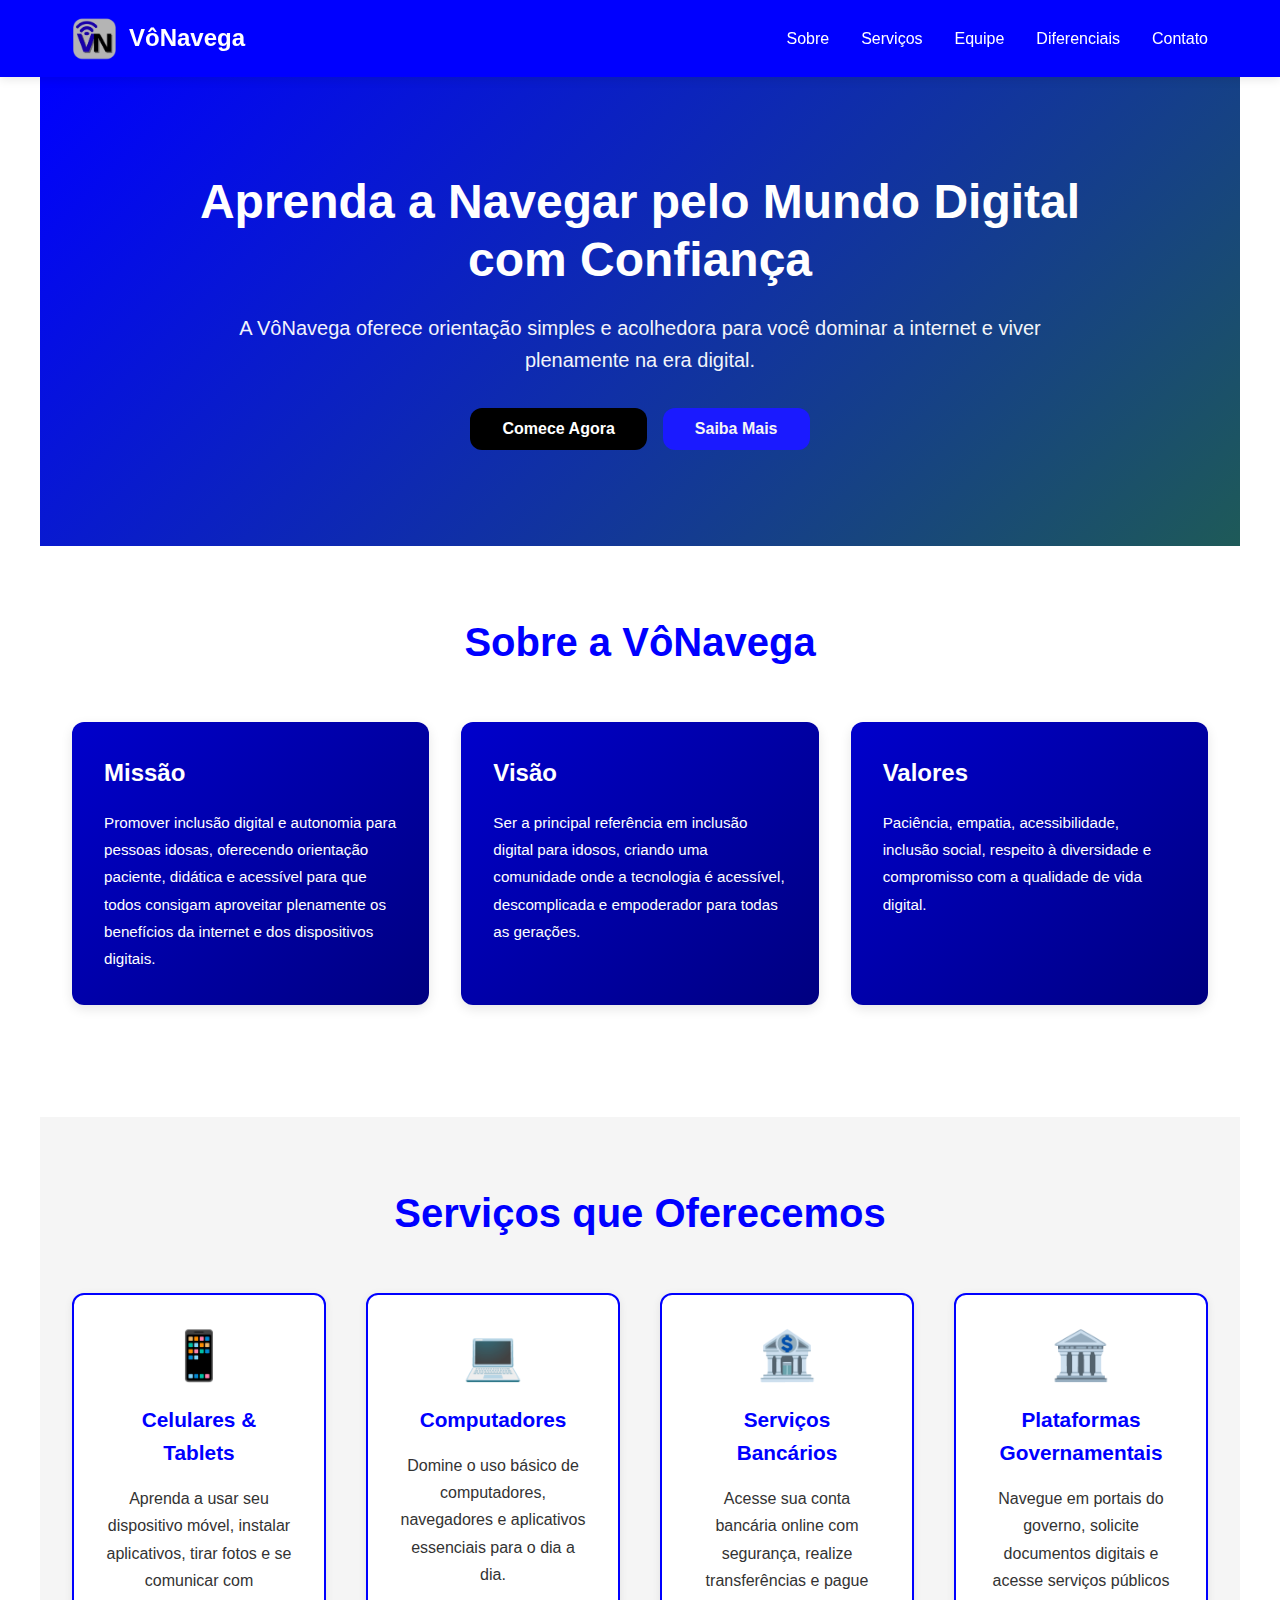
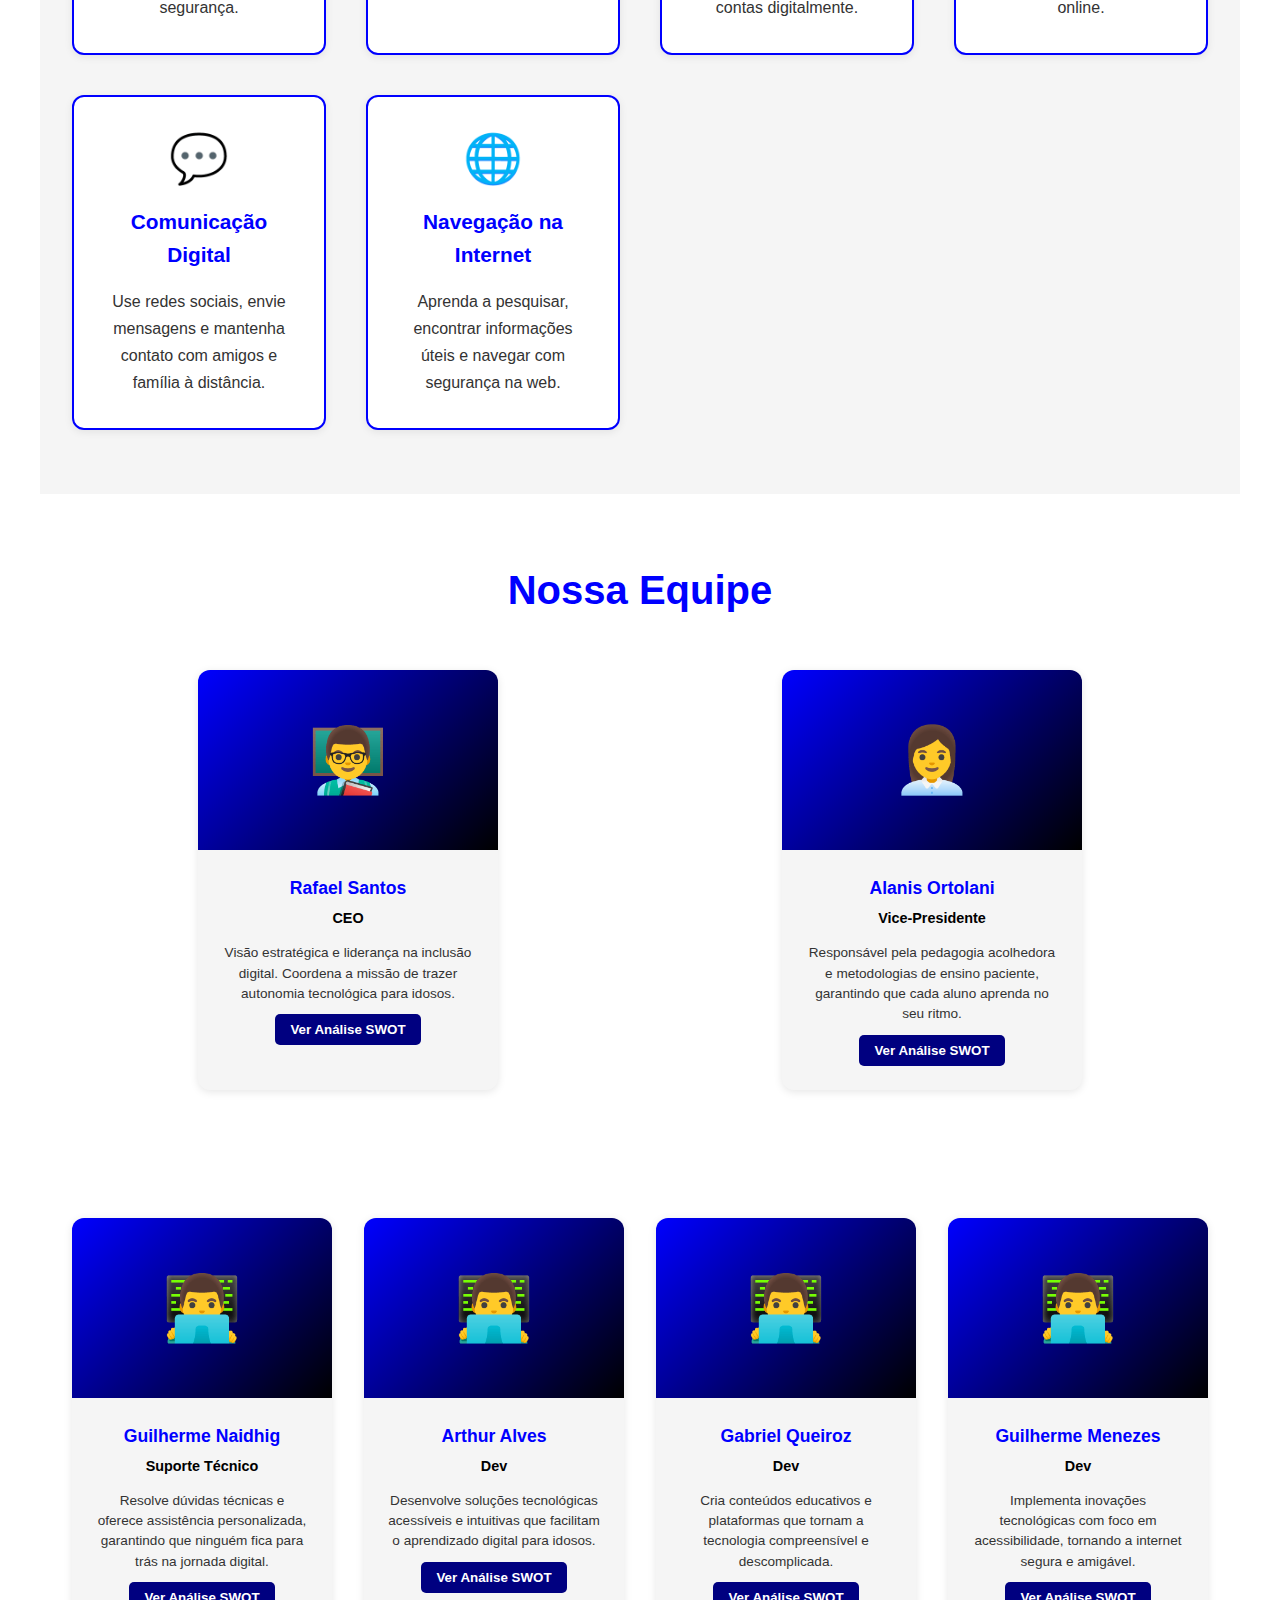
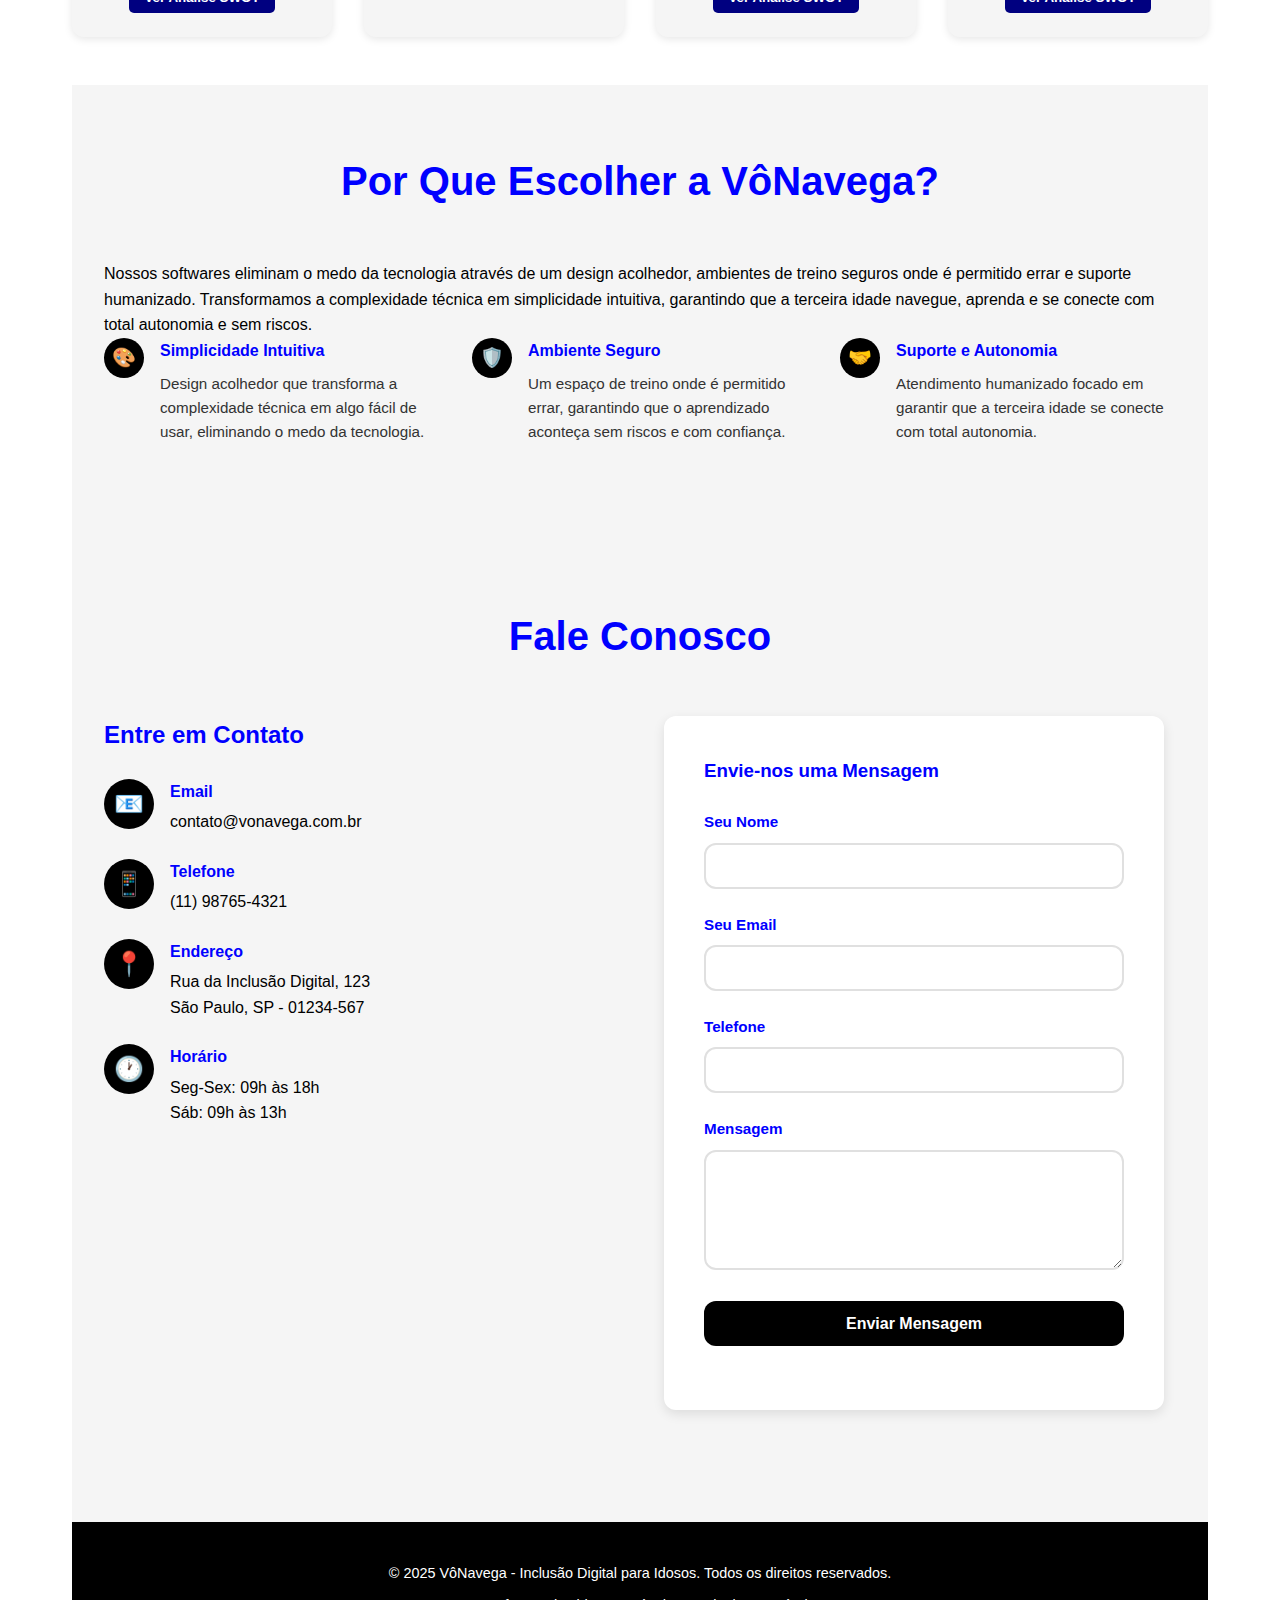
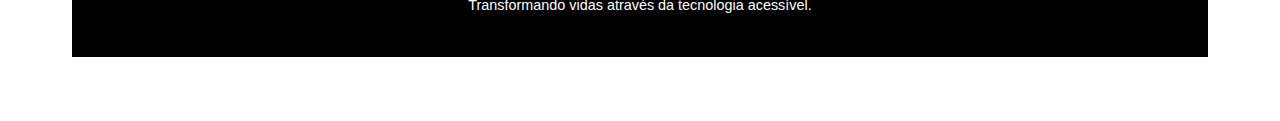
<file: index.html>
<!DOCTYPE html>
<html lang="pt-BR">
<head>
    <meta charset="UTF-8">
    <meta name="viewport" content="width=device-width, initial-scale=1.0">
    <title>VôNavega - Inclusão Digital para Idosos</title>
    <link rel="stylesheet" href="styles/style.css">
    <script src="scripts/script.js" defer></script>
</head>
<body>
    <!-- HEADER -->
    <header>
        <div class="header-container">
            <div class="logo-section">
                <div class="logo"><img src="images/image.png" alt="Logo VôNavega"></div>
                <span>VôNavega</span>
            </div>
            <button class="menu-toggle" id="menuToggle">☰</button>
            <nav id="navMenu">
                <ul>
                    <li><a href="#missao">Sobre</a></li>
                    <li><a href="#servicos">Serviços</a></li>
                    <li><a href="#equipe">Equipe</a></li>
                    <li><a href="#diferenciais">Diferenciais</a></li>
                    <li><a href="#contato">Contato</a></li>
                </ul>
            </nav>
        </div>
    </header>

    <!-- HERO -->
    <section class="hero">
        <div class="hero-content">
            <h1>Aprenda a Navegar pelo Mundo Digital com Confiança</h1>
            <p>A VôNavega oferece orientação simples e acolhedora para você dominar a internet e viver plenamente na era digital.</p>
            <div class="cta-buttons">
                <button class="btn btn-primary" onclick="document.getElementById('contato').scrollIntoView({behavior: 'smooth'})">Comece Agora</button>
                <button class="btn btn-secondary" onclick="document.getElementById('missao').scrollIntoView({behavior: 'smooth'})">Saiba Mais</button>
            </div>
        </div>
    </section>

    <!-- MISSÃO, VISÃO E VALORES -->
    <section id="missao">
        <h2 class="section-title">Sobre a VôNavega</h2>
        <div class="mvv-container">
            <div class="mvv-card fade-in">
                <h3>Missão</h3>
                <p>Promover inclusão digital e autonomia para pessoas idosas, oferecendo orientação paciente, didática e acessível para que todos consigam aproveitar plenamente os benefícios da internet e dos dispositivos digitais.</p>
            </div>
            <div class="mvv-card fade-in" style="animation-delay: 0.1s;">
                <h3>Visão</h3>
                <p>Ser a principal referência em inclusão digital para idosos, criando uma comunidade onde a tecnologia é acessível, descomplicada e empoderador para todas as gerações.</p>
            </div>
            <div class="mvv-card fade-in" style="animation-delay: 0.2s;">
                <h3>Valores</h3>
                <p>Paciência, empatia, acessibilidade, inclusão social, respeito à diversidade e compromisso com a qualidade de vida digital.</p>
            </div>
        </div>
    </section>

    <!-- SERVIÇOS -->
    <section id="servicos" style="background-color: var(--neutral-light);">
        <h2 class="section-title">Serviços que Oferecemos</h2>
        <div class="services-grid">
            <div class="service-card fade-in">
                <div class="service-icon">📱</div>
                <h3>Celulares & Tablets</h3>
                <p>Aprenda a usar seu dispositivo móvel, instalar aplicativos, tirar fotos e se comunicar com segurança.</p>
            </div>
            <div class="service-card fade-in" style="animation-delay: 0.1s;">
                <div class="service-icon">💻</div>
                <h3>Computadores</h3>
                <p>Domine o uso básico de computadores, navegadores e aplicativos essenciais para o dia a dia.</p>
            </div>
            <div class="service-card fade-in" style="animation-delay: 0.2s;">
                <div class="service-icon">🏦</div>
                <h3>Serviços Bancários</h3>
                <p>Acesse sua conta bancária online com segurança, realize transferências e pague contas digitalmente.</p>
            </div>
            <div class="service-card fade-in" style="animation-delay: 0.3s;">
                <div class="service-icon">🏛️</div>
                <h3>Plataformas Governamentais</h3>
                <p>Navegue em portais do governo, solicite documentos digitais e acesse serviços públicos online.</p>
            </div>
            <div class="service-card fade-in" style="animation-delay: 0.4s;">
                <div class="service-icon">💬</div>
                <h3>Comunicação Digital</h3>
                <p>Use redes sociais, envie mensagens e mantenha contato com amigos e família à distância.</p>
            </div>
            <div class="service-card fade-in" style="animation-delay: 0.5s;">
                <div class="service-icon">🌐</div>
                <h3>Navegação na Internet</h3>
                <p>Aprenda a pesquisar, encontrar informações úteis e navegar com segurança na web.</p>
            </div>
        </div>
    </section>

    <!-- EQUIPE -->

        <section id="equipe">
                    <h2 class="section-title">Nossa Equipe</h2>
            <div class="team-grid">
        <div class="team-member fade-in">
            <div class="member-avatar">👨‍🏫</div>
            <div class="member-info">
                <h3>Rafael Santos</h3>
                <div class="member-role">CEO</div>
                <p>Visão estratégica e liderança na inclusão digital. Coordena a missão de trazer autonomia tecnológica para idosos.</p>

                <button class="btn-swot">Ver Análise SWOT</button>
    
                <div class="swot-container">
                    <ul class="swot-list">
                        <li class="swot-s"><strong>Forças:</strong> Visão estratégica, boa comunicação.</li>
                        <li class="swot-w"><strong>Fraquezas:</strong> Centralizador, perfeccionismo.</li>
                        <li class="swot-o"><strong>Oportunidades:</strong> Cursos de gestão ágil.</li>
                        <li class="swot-t"><strong>Ameaças:</strong> Mudanças rápidas no mercado.</li>
                    </ul>
                </div>
            </div>
        </div>

        <div class="team-member fade-in">
            <div class="member-avatar">👩‍💼</div>
            <div class="member-info">
                <h3>Alanis Ortolani</h3>
                <div class="member-role">Vice-Presidente</div>
                <p>Responsável pela pedagogia acolhedora e metodologias de ensino paciente, garantindo que cada aluno aprenda no seu ritmo.</p>

                <button class="btn-swot">Ver Análise SWOT</button>
    
                <div class="swot-container">
                    <ul class="swot-list">
                        <li class="swot-s"><strong>Forças:</strong> Didática, clareza e empatia.</li>
                        <li class="swot-w"><strong>Fraquezas:</strong> Aceita mais tarefas do que consegue realizar.</li>
                        <li class="swot-o"><strong>Oportunidades:</strong> Cursos de tecnologia e de arte.</li>
                        <li class="swot-t"><strong>Ameaças:</strong> Mudanças rápidas e repentinas.</li>
                    </ul>
                </div>
            </div>
        </div>
        </section>

        <section id="equipe">
        <div class="team-grid">
            <div class="team-member fade-in" style="animation-delay: 3s;">
                <div class="member-avatar">👨‍💻</div>
                <div class="member-info">
                    <h3>Guilherme Naidhig</h3>
                    <div class="member-role">Suporte Técnico</div>
                    <p>Resolve dúvidas técnicas e oferece assistência personalizada, garantindo que ninguém fica para trás na jornada digital.</p>

                    <button class="btn-swot">Ver Análise SWOT</button>
    
                <div class="swot-container">
                    <ul class="swot-list">
                        <li class="swot-s"><strong>Forças:</strong> Boa comunicação, clareza e empatia.</li>
                        <li class="swot-w"><strong>Fraquezas:</strong> Centralizador.</li>
                        <li class="swot-o"><strong>Oportunidades:</strong> Linguagens de programação.</li>
                        <li class="swot-t"><strong>Ameaças:</strong> Mudanças rápidas no mercado.</li>
                    </ul>
                </div>
                </div>
            </div>
            <div class="team-member fade-in" style="animation-delay: 3s;">
                <div class="member-avatar">👨‍💻</div>
                <div class="member-info">
                    <h3>Arthur Alves</h3>
                    <div class="member-role">Dev</div>
                    <p>Desenvolve soluções tecnológicas acessíveis e intuitivas que facilitam o aprendizado digital para idosos.</p>

                    <button class="btn-swot">Ver Análise SWOT</button>
    
                <div class="swot-container">
                    <ul class="swot-list">
                        <li class="swot-s"><strong>Forças:</strong> Proatividade, organização.</li>
                        <li class="swot-w"><strong>Fraquezas:</strong> Perfeccionismo, mudança de ambiente.</li>
                        <li class="swot-o"><strong>Oportunidades:</strong> Segurança de dados.</li>
                        <li class="swot-t"><strong>Ameaças:</strong> Mudanças rápidas no mercado.</li>
                    </ul>
                </div>
                </div>
            </div>
            <div class="team-member fade-in" style="animation-delay: 3s;">
                <div class="member-avatar">👨‍💻</div>
                <div class="member-info">
                    <h3>Gabriel Queiroz</h3>
                    <div class="member-role">Dev</div>
                    <p>Cria conteúdos educativos e plataformas que tornam a tecnologia compreensível e descomplicada.</p>

                    <button class="btn-swot">Ver Análise SWOT</button>
    
                <div class="swot-container">
                    <ul class="swot-list">
                        <li class="swot-s"><strong>Forças:</strong> Resolução de problemas, trabalho em equipe.</li>
                        <li class="swot-w"><strong>Fraquezas:</strong> Dificuldade de organizar ideias.</li>
                        <li class="swot-o"><strong>Oportunidades:</strong> Algoritmos e estruturas de dados.</li>
                        <li class="swot-t"><strong>Ameaças:</strong> Mudanças rápidas no mercado.</li>
                    </ul>
                </div>
                </div>
            </div>
            <div class="team-member fade-in" style="animation-delay: 3s;">
                <div class="member-avatar">👨‍💻</div>
                <div class="member-info">
                    <h3>Guilherme Menezes</h3>
                    <div class="member-role">Dev</div>
                    <p>Implementa inovações tecnológicas com foco em acessibilidade, tornando a internet segura e amigável.</p>

                    <button class="btn-swot">Ver Análise SWOT</button>
    
                <div class="swot-container">
                    <ul class="swot-list">
                        <li class="swot-s"><strong>Forças:</strong> Pensamento rápido e resolução de problemas.</li>
                        <li class="swot-w"><strong>Fraquezas:</strong> Centralizador.</li>
                        <li class="swot-o"><strong>Oportunidades:</strong> Design, desenvolvimento web.</li>
                        <li class="swot-t"><strong>Ameaças:</strong> Mudanças rápidas no mercado.</li>
                    </ul>
                </div>
                </div>
            </div>
        </div>

        <style>
    .btn-swot {
        background-color: #000080;
        color: white;
        border: none;
        padding: 8px 15px;
        border-radius: 5px;
        cursor: pointer;
        font-weight: bold;
        margin-top: 10px;
    }
    .swot-container {
        display: none;
        text-align: left; /* Importante para corrigir seu print */
        background-color: #f4f4f9;
        padding: 10px;
        margin-top: 10px;
        border-radius: 5px;
    }
    .swot-container.ativo {
        display: block;
    }
    .swot-list li {
        margin-bottom: 5px;
        list-style: none; /* Remove as bolinhas pretas */
    }
</style>


    <!-- DIFERENCIAIS -->
   <section id="diferenciais" style="background-color: var(--neutral-light); margin-top: 3rem;">
        <h2 class="section-title">Por Que Escolher a VôNavega?</h2>

        <div class="diferenciais-intro">
            <p>
                Nossos softwares eliminam o medo da tecnologia através de um design acolhedor, 
                ambientes de treino seguros onde é permitido errar e suporte humanizado. 
                Transformamos a complexidade técnica em simplicidade intuitiva, garantindo que a 
                terceira idade navegue, aprenda e se conecte com total autonomia e sem riscos.
            </p>
        </div>

        <div class="diferenciais-list">
            
            <div class="diferencial-item fade-in">
                <div class="diferencial-icon">🎨</div>
                <div>
                    <h4>Simplicidade Intuitiva</h4>
                    <p>Design acolhedor que transforma a complexidade técnica em algo fácil de usar, eliminando o medo da tecnologia.</p>
                </div>
            </div>

            <div class="diferencial-item fade-in" style="animation-delay: 0.2s;">
                <div class="diferencial-icon">🛡️</div>
                <div>
                    <h4>Ambiente Seguro</h4>
                    <p>Um espaço de treino onde é permitido errar, garantindo que o aprendizado aconteça sem riscos e com confiança.</p>
                </div>
            </div>

            <div class="diferencial-item fade-in" style="animation-delay: 0.4s;">
                <div class="diferencial-icon">🤝</div>
                <div>
                    <h4>Suporte e Autonomia</h4>
                    <p>Atendimento humanizado focado em garantir que a terceira idade se conecte com total autonomia.</p>
                </div>
            </div>

        </div>
    </section>
    
    <!-- CONTATO -->
    <section id="contato" class="contact-section">
        <h2 class="section-title">Fale Conosco</h2>
        <div class="contact-content">
            <div class="contact-info fade-in">
                <h3>Entre em Contato</h3>
                <div class="contact-item">
                    <div class="contact-icon">📧</div>
                    <div class="contact-details">
                        <h4>Email</h4>
                        <a href="mailto:contato@vonavega.com.br">contato@vonavega.com.br</a>
                    </div>
                </div>
                <div class="contact-item">
                    <div class="contact-icon">📱</div>
                    <div class="contact-details">
                        <h4>Telefone</h4>
                        <a href="tel:+5511987654321">(11) 98765-4321</a>
                    </div>
                </div>
                <div class="contact-item">
                    <div class="contact-icon">📍</div>
                    <div class="contact-details">
                        <h4>Endereço</h4>
                        <p>Rua da Inclusão Digital, 123<br>São Paulo, SP - 01234-567</p>
                    </div>
                </div>
                <div class="contact-item">
                    <div class="contact-icon">🕐</div>
                    <div class="contact-details">
                        <h4>Horário</h4>
                        <p>Seg-Sex: 09h às 18h<br>Sáb: 09h às 13h</p>
                    </div>
                </div>
            </div>

            <div class="form-container fade-in" style="animation-delay: 0.2s;">
                <h3 style="color: var(--primary); margin-bottom: 1.5rem;">Envie-nos uma Mensagem</h3>
                <form id="contactForm" onsubmit="handleFormSubmit(event)">
                    <div class="form-group">
                        <label for="name">Seu Nome</label>
                        <input type="text" id="name" name="name" required>
                    </div>
                    <div class="form-group">
                        <label for="email">Seu Email</label>
                        <input type="email" id="email" name="email" required>
                    </div>
                    <div class="form-group">
                        <label for="phone">Telefone</label>
                        <input type="tel" id="phone" name="phone">
                    </div>
                    <div class="form-group">
                        <label for="message">Mensagem</label>
                        <textarea id="message" name="message" required></textarea>
                    </div>
                    <div class="form-group">
                        <button type="submit">Enviar Mensagem</button>
                    </div>
                </form>
            </div>
        </div>
    </section>

    <!-- FOOTER -->
    <footer>
        <p>&copy; 2025 VôNavega - Inclusão Digital para Idosos. Todos os direitos reservados.</p>
        <p>Transformando vidas através da tecnologia acessível.</p>
    </footer>
</body>
</html>
</file>
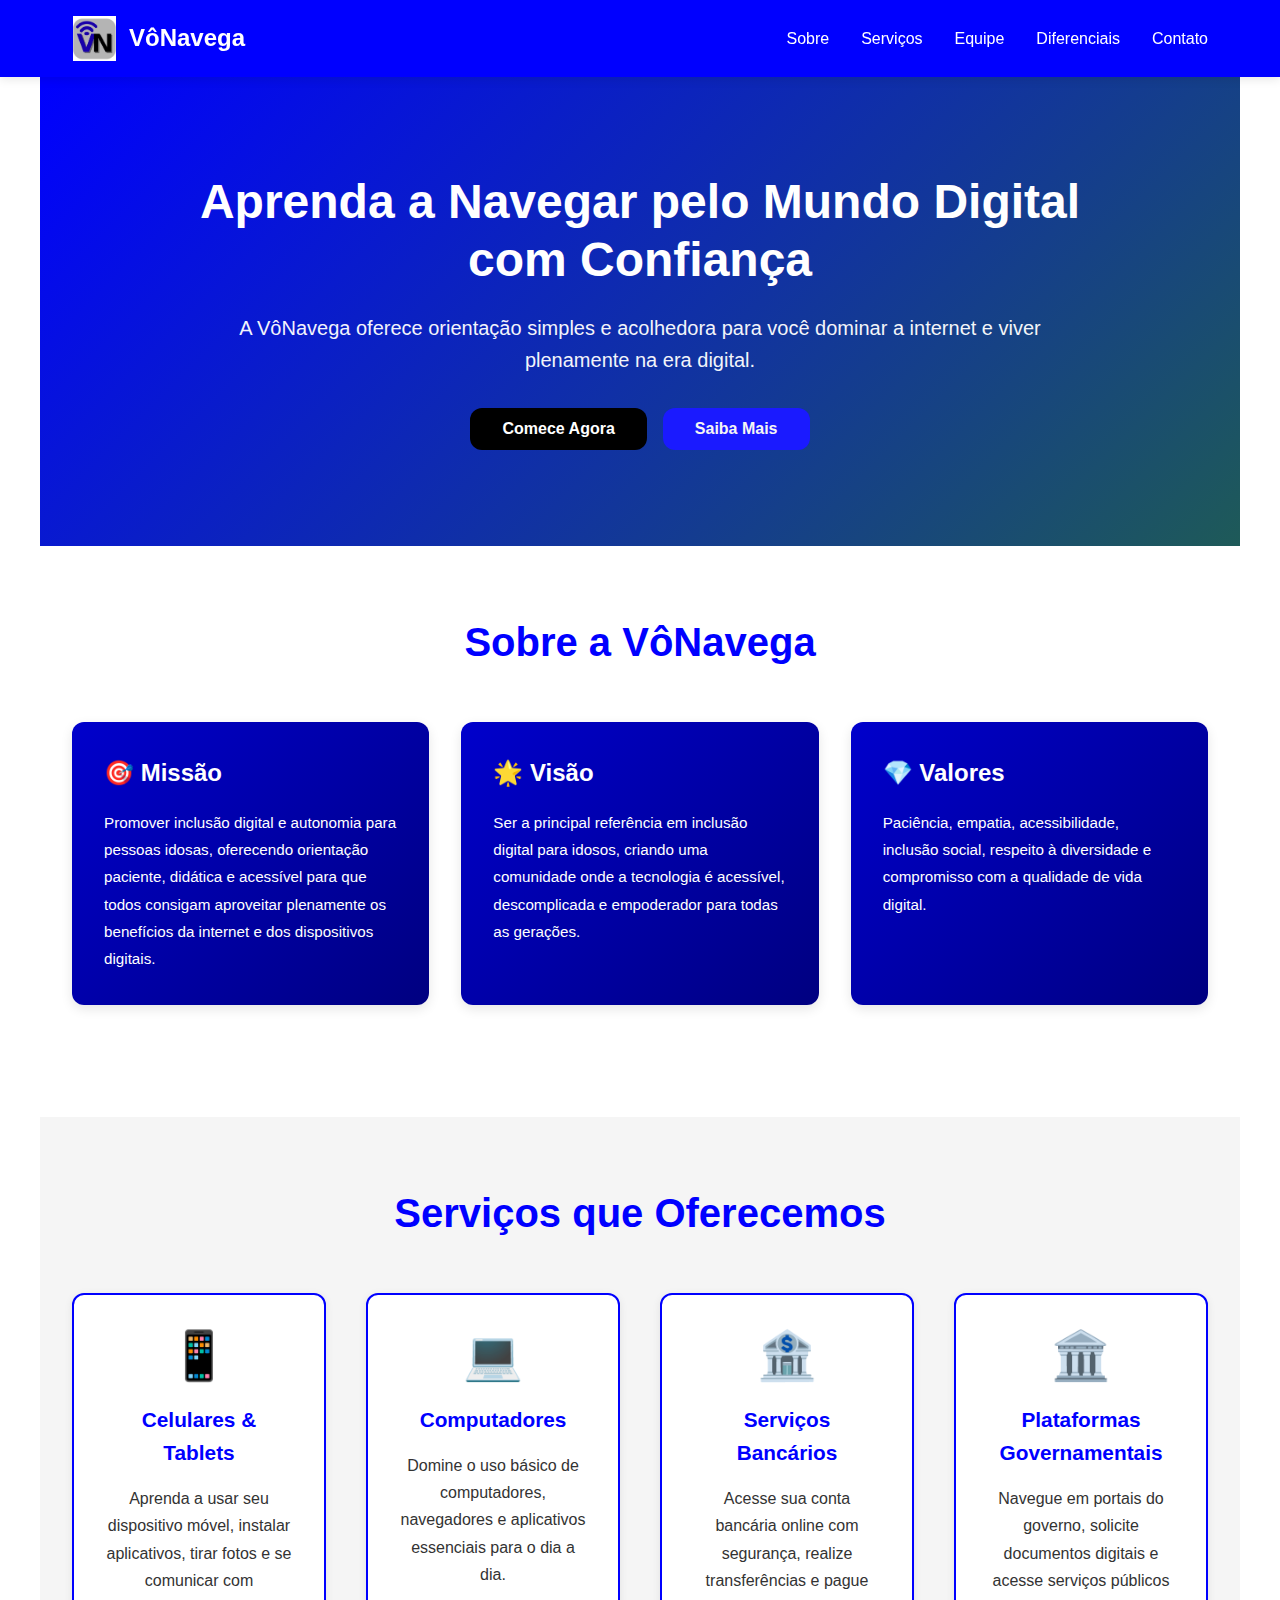
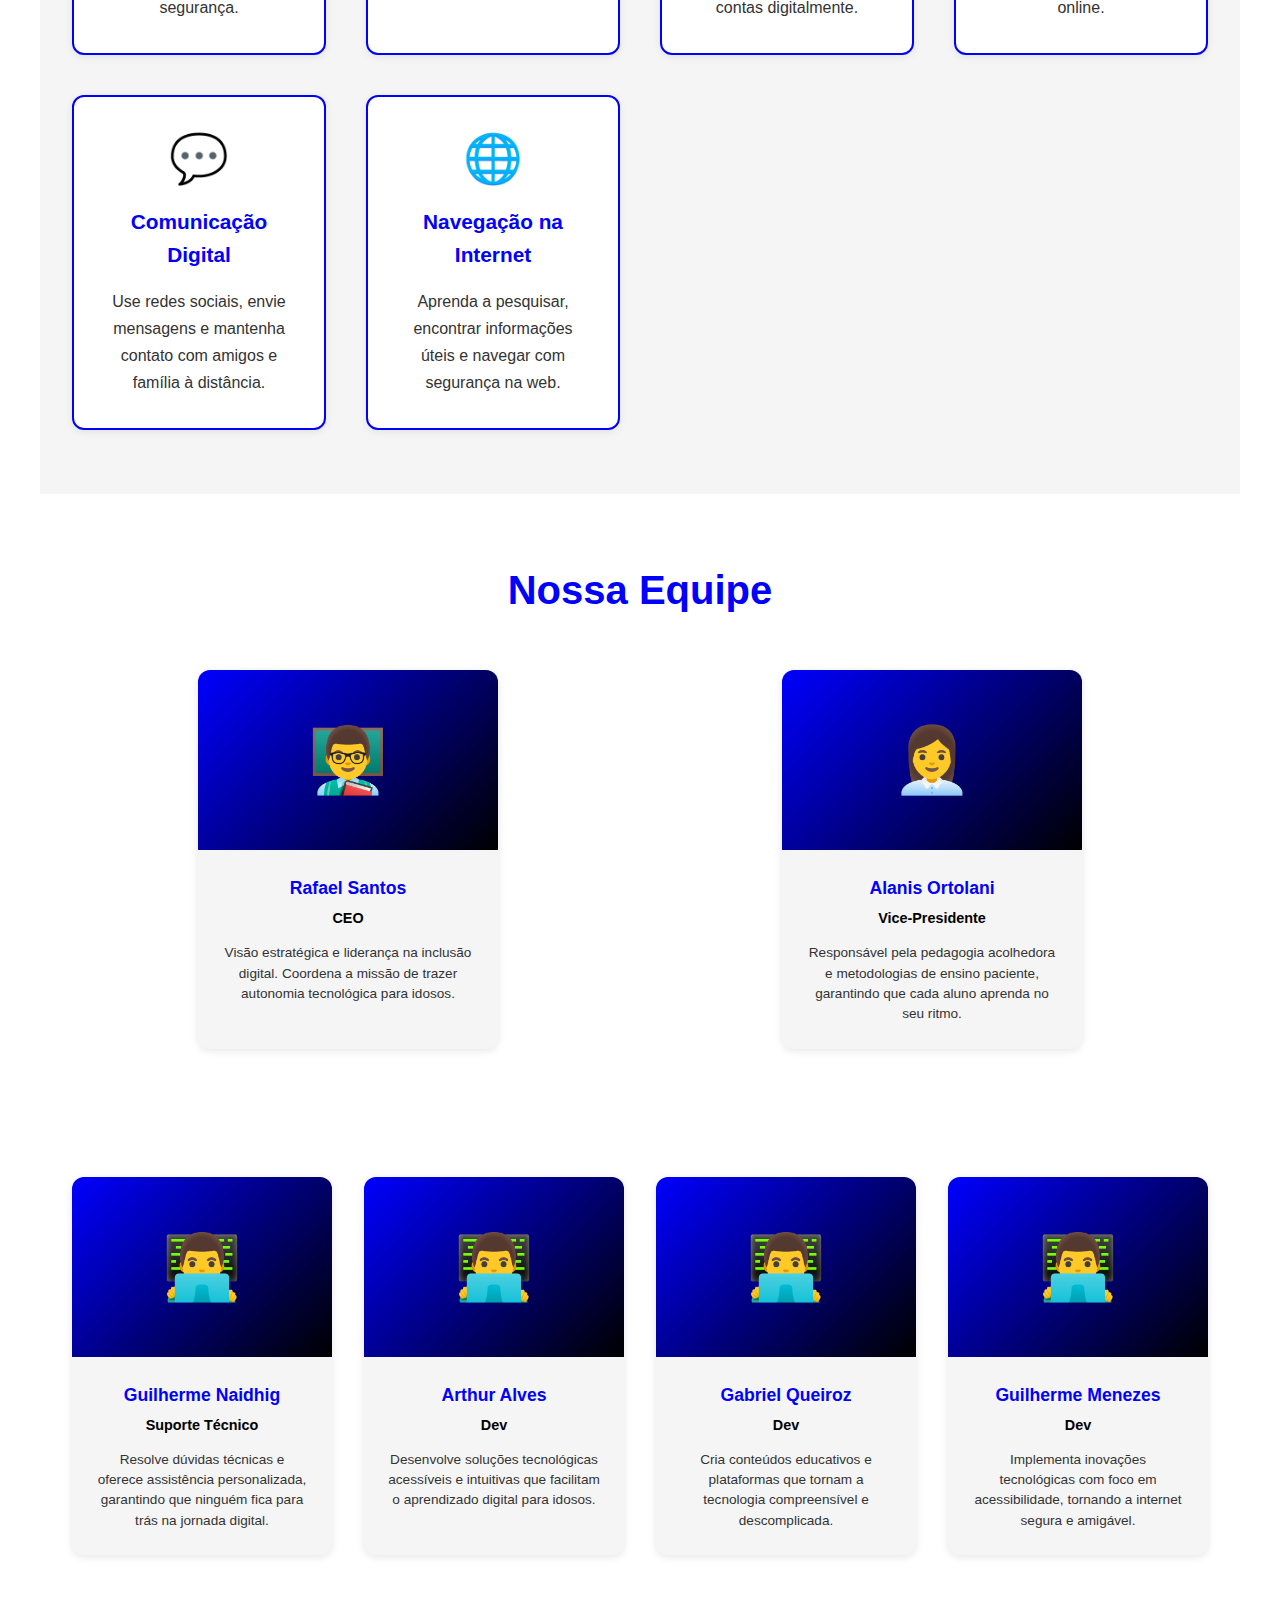
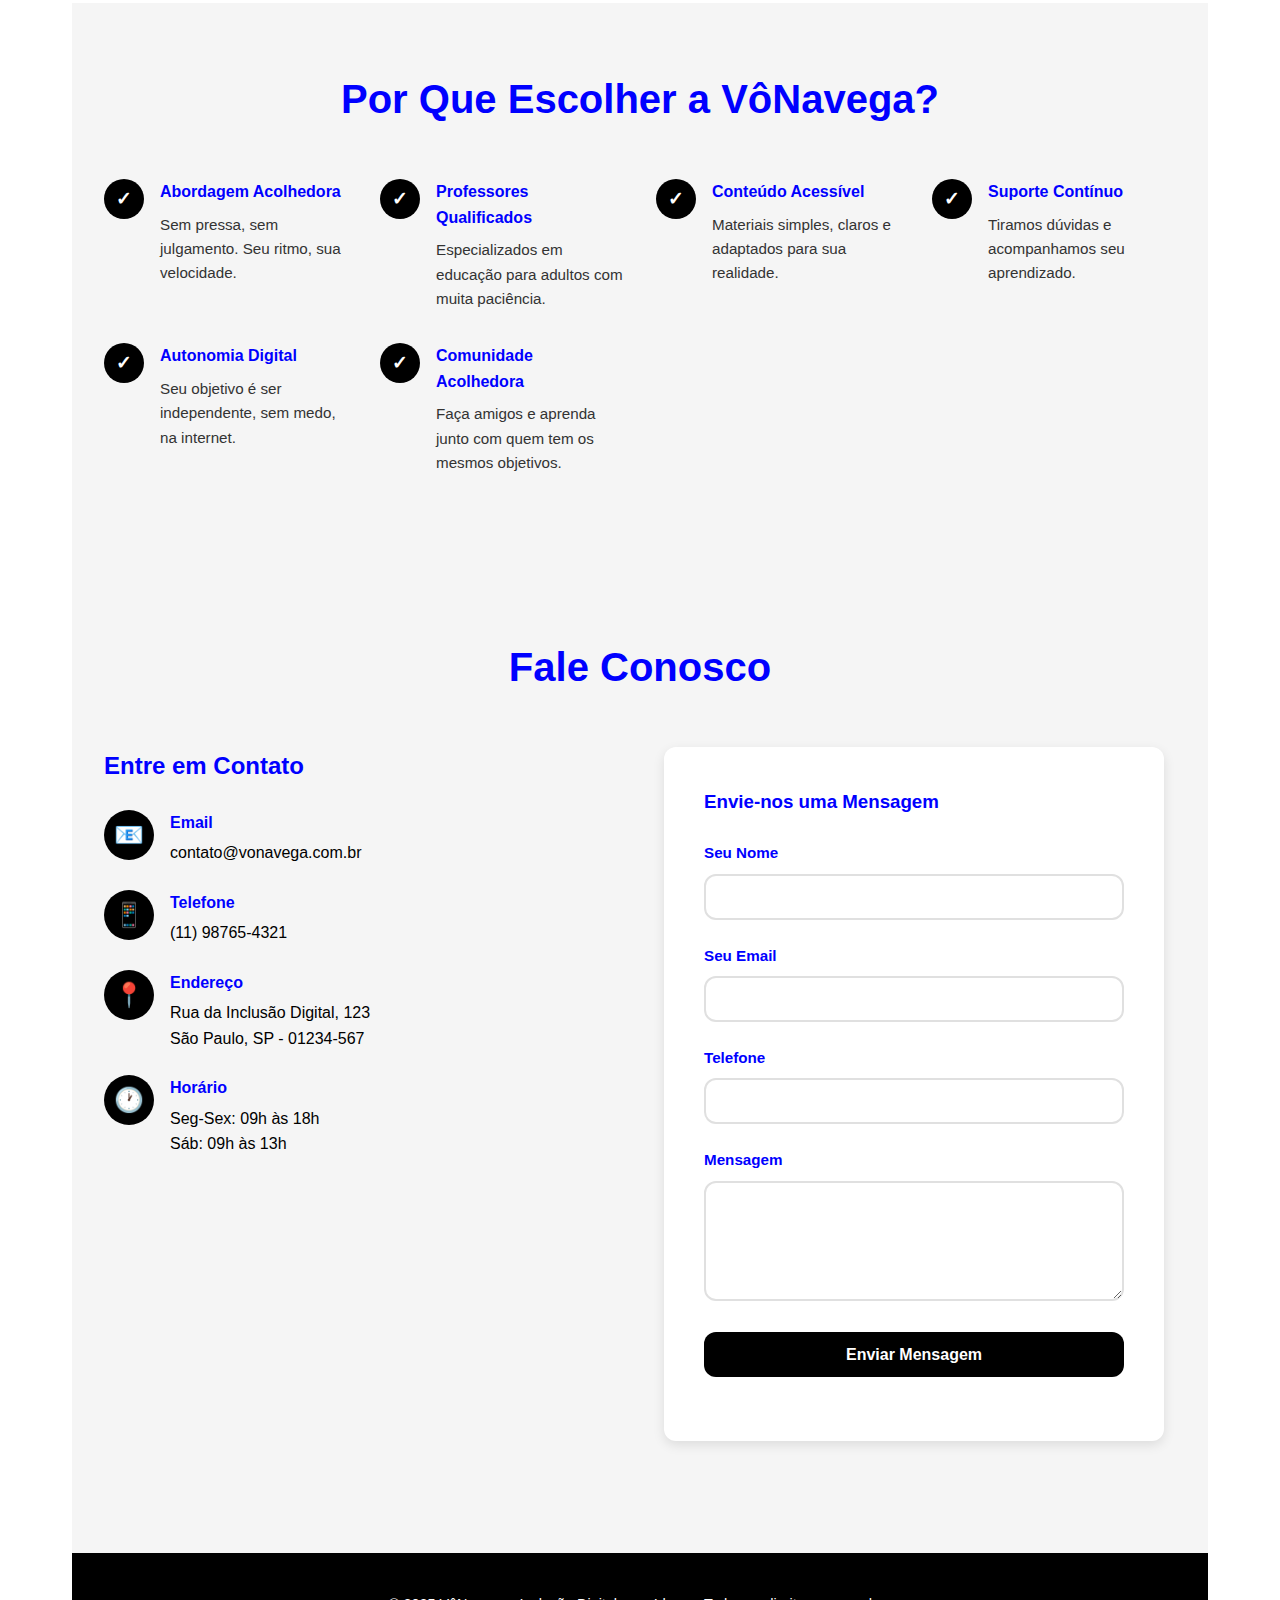
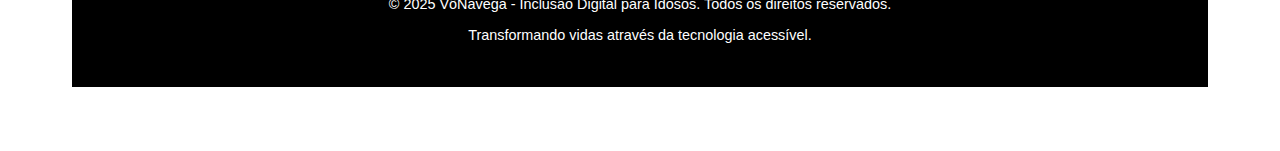
<file: public/index.html>
<!DOCTYPE html>
<html lang="pt-BR">
<head>
    <meta charset="UTF-8">
    <meta name="viewport" content="width=device-width, initial-scale=1.0">
    <title>VôNavega - Inclusão Digital para Idosos</title>
    <link rel="stylesheet" href="styles/style.css">
    <script src="scripts/script.js"></script>
</head>
<body>
    <!-- HEADER -->
    <header>
        <div class="header-container">
            <div class="logo-section">
                <div class="logo"><img src="images/image.png" alt="Logo VôNavega"></div>
                <span>VôNavega</span>
            </div>
            <button class="menu-toggle" id="menuToggle">☰</button>
            <nav id="navMenu">
                <ul>
                    <li><a href="#missao">Sobre</a></li>
                    <li><a href="#servicos">Serviços</a></li>
                    <li><a href="#equipe">Equipe</a></li>
                    <li><a href="#diferenciais">Diferenciais</a></li>
                    <li><a href="#contato">Contato</a></li>
                </ul>
            </nav>
        </div>
    </header>

    <!-- HERO -->
    <section class="hero">
        <div class="hero-content">
            <h1>Aprenda a Navegar pelo Mundo Digital com Confiança</h1>
            <p>A VôNavega oferece orientação simples e acolhedora para você dominar a internet e viver plenamente na era digital.</p>
            <div class="cta-buttons">
                <button class="btn btn-primary" onclick="document.getElementById('contato').scrollIntoView({behavior: 'smooth'})">Comece Agora</button>
                <button class="btn btn-secondary" onclick="document.getElementById('missao').scrollIntoView({behavior: 'smooth'})">Saiba Mais</button>
            </div>
        </div>
    </section>

    <!-- MISSÃO, VISÃO E VALORES -->
    <section id="missao">
        <h2 class="section-title">Sobre a VôNavega</h2>
        <div class="mvv-container">
            <div class="mvv-card fade-in">
                <h3>🎯 Missão</h3>
                <p>Promover inclusão digital e autonomia para pessoas idosas, oferecendo orientação paciente, didática e acessível para que todos consigam aproveitar plenamente os benefícios da internet e dos dispositivos digitais.</p>
            </div>
            <div class="mvv-card fade-in" style="animation-delay: 0.1s;">
                <h3>🌟 Visão</h3>
                <p>Ser a principal referência em inclusão digital para idosos, criando uma comunidade onde a tecnologia é acessível, descomplicada e empoderador para todas as gerações.</p>
            </div>
            <div class="mvv-card fade-in" style="animation-delay: 0.2s;">
                <h3>💎 Valores</h3>
                <p>Paciência, empatia, acessibilidade, inclusão social, respeito à diversidade e compromisso com a qualidade de vida digital.</p>
            </div>
        </div>
    </section>

    <!-- SERVIÇOS -->
    <section id="servicos" style="background-color: var(--neutral-light);">
        <h2 class="section-title">Serviços que Oferecemos</h2>
        <div class="services-grid">
            <div class="service-card fade-in">
                <div class="service-icon">📱</div>
                <h3>Celulares & Tablets</h3>
                <p>Aprenda a usar seu dispositivo móvel, instalar aplicativos, tirar fotos e se comunicar com segurança.</p>
            </div>
            <div class="service-card fade-in" style="animation-delay: 0.1s;">
                <div class="service-icon">💻</div>
                <h3>Computadores</h3>
                <p>Domine o uso básico de computadores, navegadores e aplicativos essenciais para o dia a dia.</p>
            </div>
            <div class="service-card fade-in" style="animation-delay: 0.2s;">
                <div class="service-icon">🏦</div>
                <h3>Serviços Bancários</h3>
                <p>Acesse sua conta bancária online com segurança, realize transferências e pague contas digitalmente.</p>
            </div>
            <div class="service-card fade-in" style="animation-delay: 0.3s;">
                <div class="service-icon">🏛️</div>
                <h3>Plataformas Governamentais</h3>
                <p>Navegue em portais do governo, solicite documentos digitais e acesse serviços públicos online.</p>
            </div>
            <div class="service-card fade-in" style="animation-delay: 0.4s;">
                <div class="service-icon">💬</div>
                <h3>Comunicação Digital</h3>
                <p>Use redes sociais, envie mensagens e mantenha contato com amigos e família à distância.</p>
            </div>
            <div class="service-card fade-in" style="animation-delay: 0.5s;">
                <div class="service-icon">🌐</div>
                <h3>Navegação na Internet</h3>
                <p>Aprenda a pesquisar, encontrar informações úteis e navegar com segurança na web.</p>
            </div>
        </div>
    </section>

    <!-- EQUIPE -->

        <section id="equipe">
                    <h2 class="section-title">Nossa Equipe</h2>
            <div class="team-grid">
        <div class="team-member fade-in">
            <div class="member-avatar">👨‍🏫</div>
            <div class="member-info">
                <h3>Rafael Santos</h3>
                <div class="member-role">CEO</div>
                <p>Visão estratégica e liderança na inclusão digital. Coordena a missão de trazer autonomia tecnológica para idosos.</p>
            </div>
        </div>

        <div class="team-member fade-in">
            <div class="member-avatar">👩‍💼</div>
            <div class="member-info">
                <h3>Alanis Ortolani</h3>
                <div class="member-role">Vice-Presidente</div>
                <p>Responsável pela pedagogia acolhedora e metodologias de ensino paciente, garantindo que cada aluno aprenda no seu ritmo.</p>
            </div>
        </div>
        </section>

        <section id="equipe">
        <div class="team-grid">
            <div class="team-member fade-in" style="animation-delay: 3s;">
                <div class="member-avatar">👨‍💻</div>
                <div class="member-info">
                    <h3>Guilherme Naidhig</h3>
                    <div class="member-role">Suporte Técnico</div>
                    <p>Resolve dúvidas técnicas e oferece assistência personalizada, garantindo que ninguém fica para trás na jornada digital.</p>
                </div>
            </div>
            <div class="team-member fade-in" style="animation-delay: 3s;">
                <div class="member-avatar">👨‍💻</div>
                <div class="member-info">
                    <h3>Arthur Alves</h3>
                    <div class="member-role">Dev</div>
                    <p>Desenvolve soluções tecnológicas acessíveis e intuitivas que facilitam o aprendizado digital para idosos.</p>
                </div>
            </div>
            <div class="team-member fade-in" style="animation-delay: 3s;">
                <div class="member-avatar">👨‍💻</div>
                <div class="member-info">
                    <h3>Gabriel Queiroz</h3>
                    <div class="member-role">Dev</div>
                    <p>Cria conteúdos educativos e plataformas que tornam a tecnologia compreensível e descomplicada.</p>
                </div>
            </div>
            <div class="team-member fade-in" style="animation-delay: 3s;">
                <div class="member-avatar">👨‍💻</div>
                <div class="member-info">
                    <h3>Guilherme Menezes</h3>
                    <div class="member-role">Dev</div>
                    <p>Implementa inovações tecnológicas com foco em acessibilidade, tornando a internet segura e amigável.</p>
                </div>
            </div>
        </div>


    <!-- DIFERENCIAIS -->
    <section id="diferenciais" style="background-color: var(--neutral-light); margin-top: 3rem;">
        <h2 class="section-title">Por Que Escolher a VôNavega?</h2>
        <div class="diferenciais-list">
            <div class="diferencial-item fade-in">
                <div class="diferencial-icon">✓</div>
                <div>
                    <h4>Abordagem Acolhedora</h4>
                    <p>Sem pressa, sem julgamento. Seu ritmo, sua velocidade.</p>
                </div>
            </div>
            <div class="diferencial-item fade-in" style="animation-delay: 0.1s;">
                <div class="diferencial-icon">✓</div>
                <div>
                    <h4>Professores Qualificados</h4>
                    <p>Especializados em educação para adultos com muita paciência.</p>
                </div>
            </div>
            <div class="diferencial-item fade-in" style="animation-delay: 0.2s;">
                <div class="diferencial-icon">✓</div>
                <div>
                    <h4>Conteúdo Acessível</h4>
                    <p>Materiais simples, claros e adaptados para sua realidade.</p>
                </div>
            </div>
            <div class="diferencial-item fade-in" style="animation-delay: 0.3s;">
                <div class="diferencial-icon">✓</div>
                <div>
                    <h4>Suporte Contínuo</h4>
                    <p>Tiramos dúvidas e acompanhamos seu aprendizado.</p>
                </div>
            </div>
            <div class="diferencial-item fade-in" style="animation-delay: 0.4s;">
                <div class="diferencial-icon">✓</div>
                <div>
                    <h4>Autonomia Digital</h4>
                    <p>Seu objetivo é ser independente, sem medo, na internet.</p>
                </div>
            </div>
            <div class="diferencial-item fade-in" style="animation-delay: 0.5s;">
                <div class="diferencial-icon">✓</div>
                <div>
                    <h4>Comunidade Acolhedora</h4>
                    <p>Faça amigos e aprenda junto com quem tem os mesmos objetivos.</p>
                </div>
            </div>
        </div>
    </section>

    <!-- CONTATO -->
    <section id="contato" class="contact-section">
        <h2 class="section-title">Fale Conosco</h2>
        <div class="contact-content">
            <div class="contact-info fade-in">
                <h3>Entre em Contato</h3>
                <div class="contact-item">
                    <div class="contact-icon">📧</div>
                    <div class="contact-details">
                        <h4>Email</h4>
                        <a href="mailto:contato@vonavega.com.br">contato@vonavega.com.br</a>
                    </div>
                </div>
                <div class="contact-item">
                    <div class="contact-icon">📱</div>
                    <div class="contact-details">
                        <h4>Telefone</h4>
                        <a href="tel:+5511987654321">(11) 98765-4321</a>
                    </div>
                </div>
                <div class="contact-item">
                    <div class="contact-icon">📍</div>
                    <div class="contact-details">
                        <h4>Endereço</h4>
                        <p>Rua da Inclusão Digital, 123<br>São Paulo, SP - 01234-567</p>
                    </div>
                </div>
                <div class="contact-item">
                    <div class="contact-icon">🕐</div>
                    <div class="contact-details">
                        <h4>Horário</h4>
                        <p>Seg-Sex: 09h às 18h<br>Sáb: 09h às 13h</p>
                    </div>
                </div>
            </div>

            <div class="form-container fade-in" style="animation-delay: 0.2s;">
                <h3 style="color: var(--primary); margin-bottom: 1.5rem;">Envie-nos uma Mensagem</h3>
                <form id="contactForm" onsubmit="handleFormSubmit(event)">
                    <div class="form-group">
                        <label for="name">Seu Nome</label>
                        <input type="text" id="name" name="name" required>
                    </div>
                    <div class="form-group">
                        <label for="email">Seu Email</label>
                        <input type="email" id="email" name="email" required>
                    </div>
                    <div class="form-group">
                        <label for="phone">Telefone</label>
                        <input type="tel" id="phone" name="phone">
                    </div>
                    <div class="form-group">
                        <label for="message">Mensagem</label>
                        <textarea id="message" name="message" required></textarea>
                    </div>
                    <div class="form-group">
                        <button type="submit">Enviar Mensagem</button>
                    </div>
                </form>
            </div>
        </div>
    </section>

    <!-- FOOTER -->
    <footer>
        <p>&copy; 2025 VôNavega - Inclusão Digital para Idosos. Todos os direitos reservados.</p>
        <p>Transformando vidas através da tecnologia acessível.</p>
    </footer>

</body>
</html>
</file>
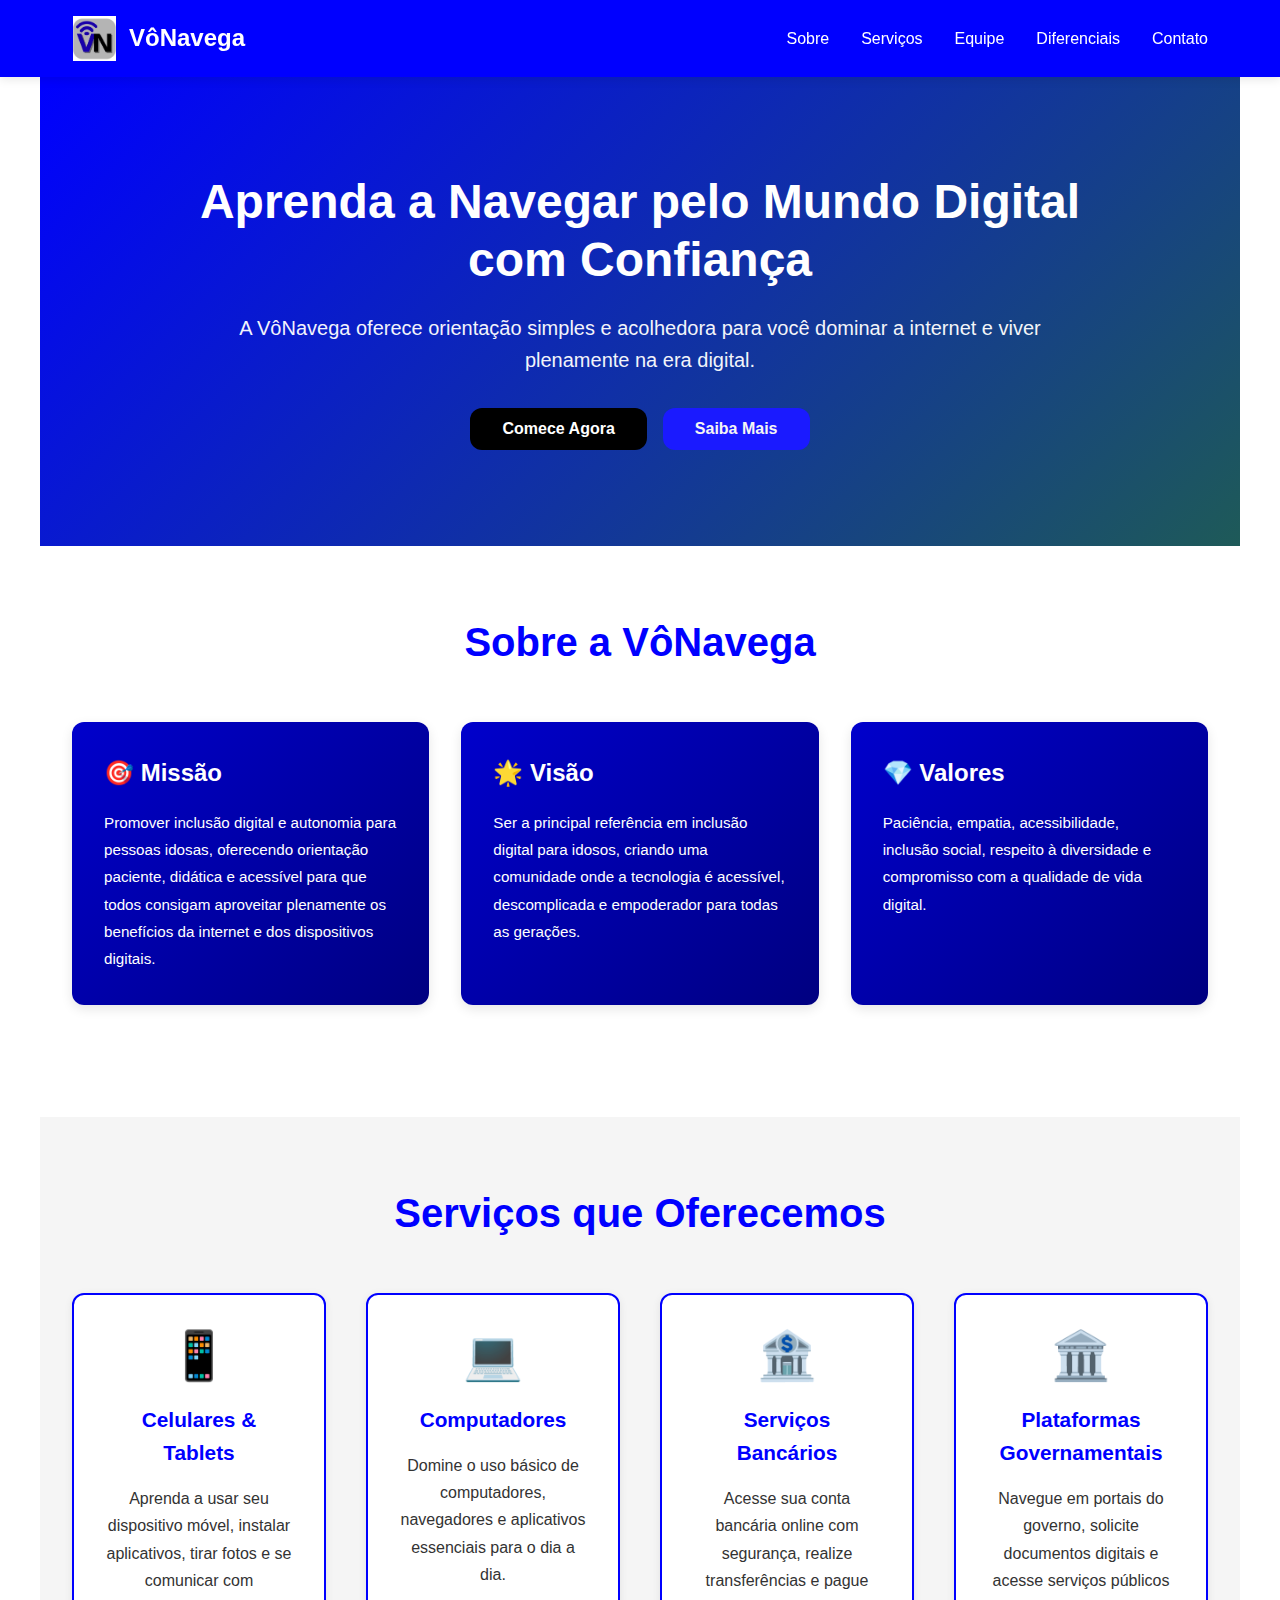
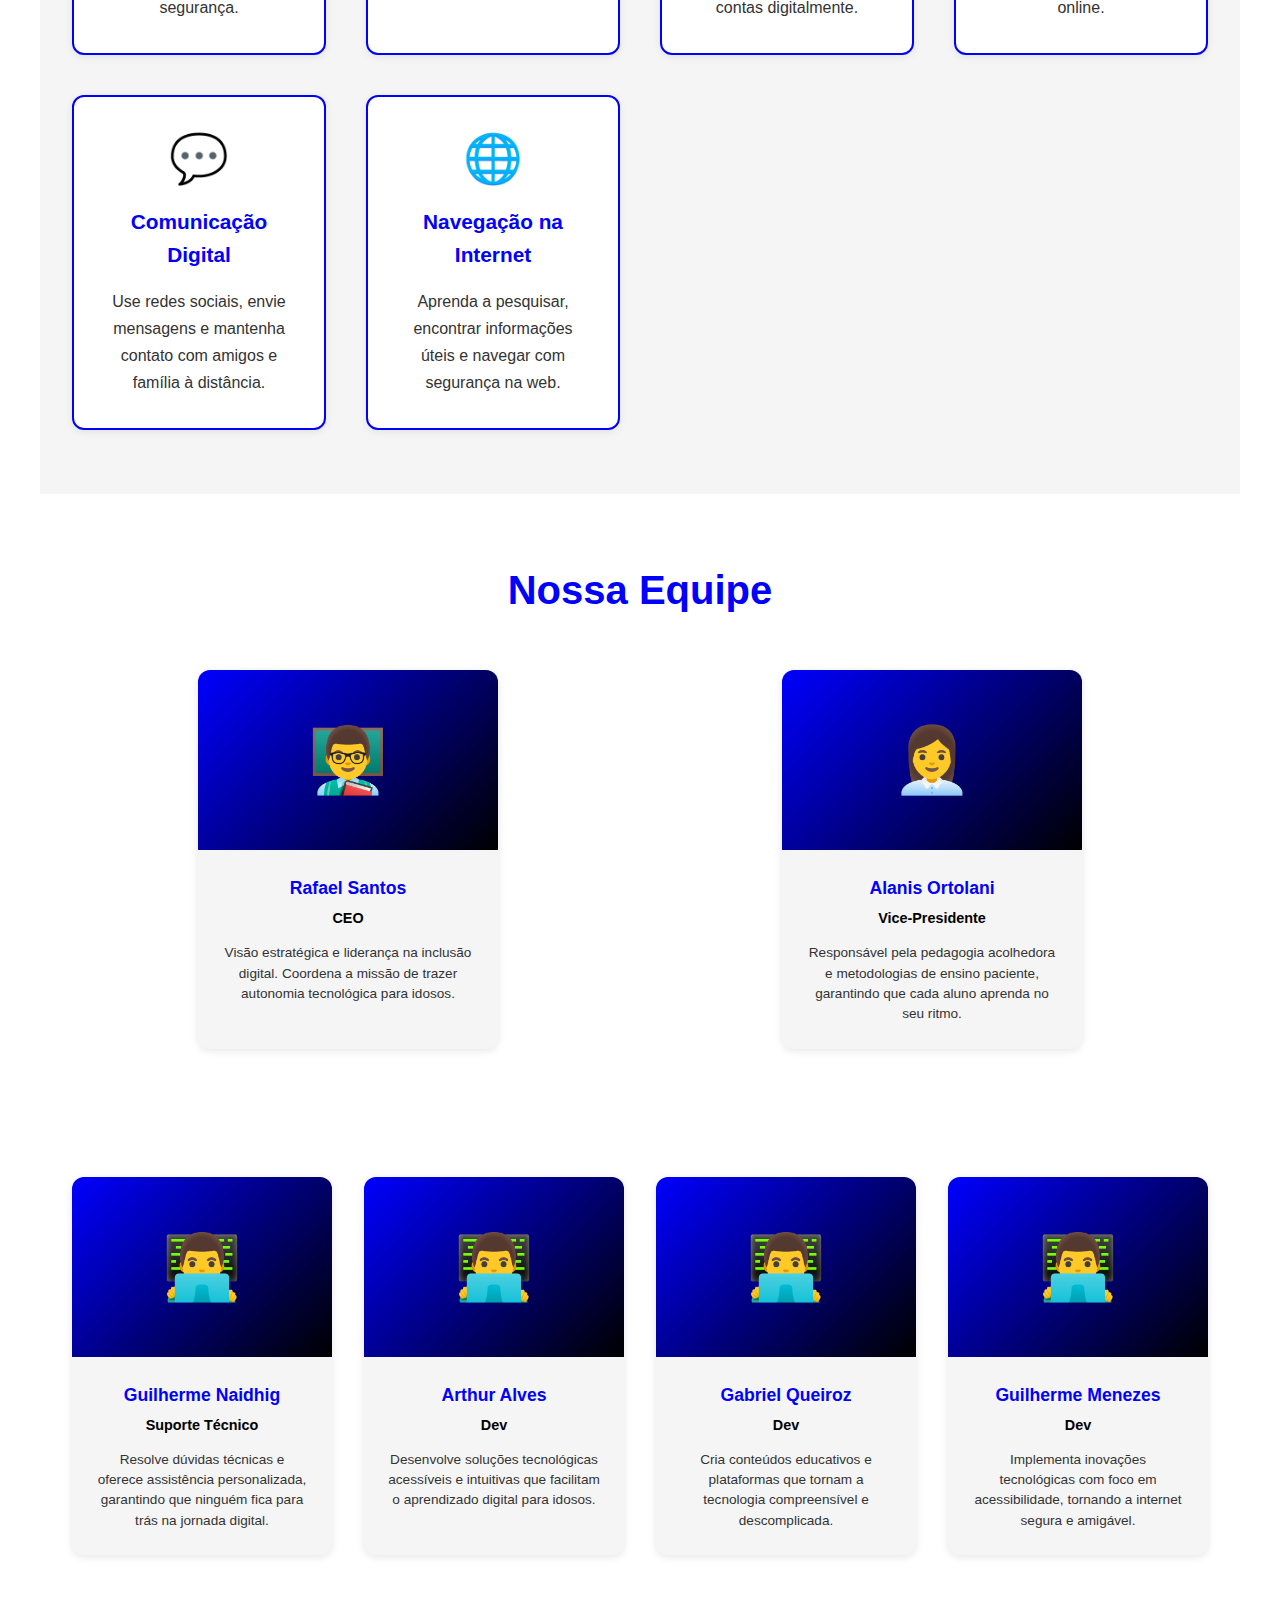
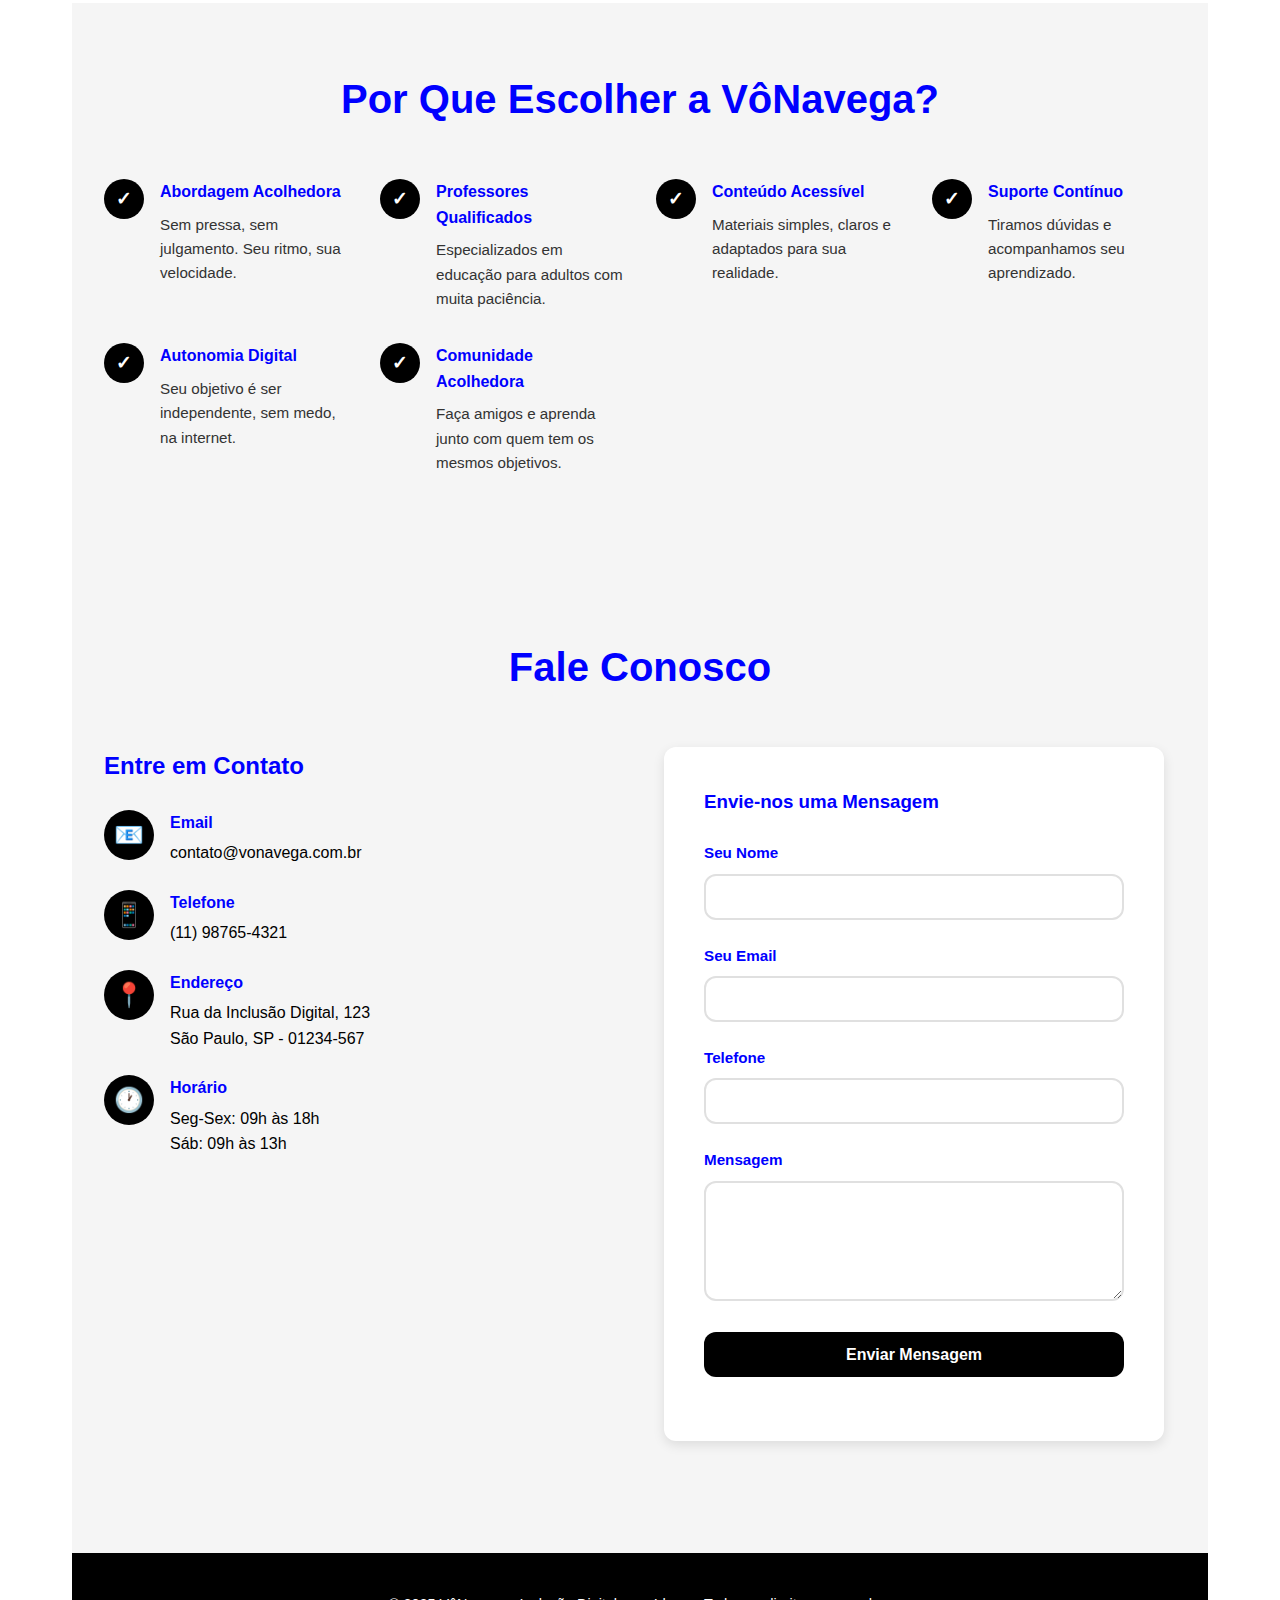
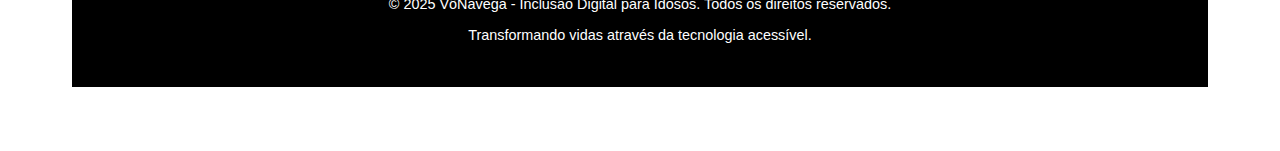
<file: Vonavega/index.html>
<!DOCTYPE html>
<html lang="pt-BR">
<head>
    <meta charset="UTF-8">
    <meta name="viewport" content="width=device-width, initial-scale=1.0">
    <title>VôNavega - Inclusão Digital para Idosos</title>
    <link rel="stylesheet" href="styles/style.css">
    <script src="scripts/script.js"></script>
</head>
<body>
    <!-- HEADER -->
    <header>
        <div class="header-container">
            <div class="logo-section">
                <div class="logo"><img src="images/image.png" alt="Logo VôNavega"></div>
                <span>VôNavega</span>
            </div>
            <button class="menu-toggle" id="menuToggle">☰</button>
            <nav id="navMenu">
                <ul>
                    <li><a href="#missao">Sobre</a></li>
                    <li><a href="#servicos">Serviços</a></li>
                    <li><a href="#equipe">Equipe</a></li>
                    <li><a href="#diferenciais">Diferenciais</a></li>
                    <li><a href="#contato">Contato</a></li>
                </ul>
            </nav>
        </div>
    </header>

    <!-- HERO -->
    <section class="hero">
        <div class="hero-content">
            <h1>Aprenda a Navegar pelo Mundo Digital com Confiança</h1>
            <p>A VôNavega oferece orientação simples e acolhedora para você dominar a internet e viver plenamente na era digital.</p>
            <div class="cta-buttons">
                <button class="btn btn-primary" onclick="document.getElementById('contato').scrollIntoView({behavior: 'smooth'})">Comece Agora</button>
                <button class="btn btn-secondary" onclick="document.getElementById('missao').scrollIntoView({behavior: 'smooth'})">Saiba Mais</button>
            </div>
        </div>
    </section>

    <!-- MISSÃO, VISÃO E VALORES -->
    <section id="missao">
        <h2 class="section-title">Sobre a VôNavega</h2>
        <div class="mvv-container">
            <div class="mvv-card fade-in">
                <h3>🎯 Missão</h3>
                <p>Promover inclusão digital e autonomia para pessoas idosas, oferecendo orientação paciente, didática e acessível para que todos consigam aproveitar plenamente os benefícios da internet e dos dispositivos digitais.</p>
            </div>
            <div class="mvv-card fade-in" style="animation-delay: 0.1s;">
                <h3>🌟 Visão</h3>
                <p>Ser a principal referência em inclusão digital para idosos, criando uma comunidade onde a tecnologia é acessível, descomplicada e empoderador para todas as gerações.</p>
            </div>
            <div class="mvv-card fade-in" style="animation-delay: 0.2s;">
                <h3>💎 Valores</h3>
                <p>Paciência, empatia, acessibilidade, inclusão social, respeito à diversidade e compromisso com a qualidade de vida digital.</p>
            </div>
        </div>
    </section>

    <!-- SERVIÇOS -->
    <section id="servicos" style="background-color: var(--neutral-light);">
        <h2 class="section-title">Serviços que Oferecemos</h2>
        <div class="services-grid">
            <div class="service-card fade-in">
                <div class="service-icon">📱</div>
                <h3>Celulares & Tablets</h3>
                <p>Aprenda a usar seu dispositivo móvel, instalar aplicativos, tirar fotos e se comunicar com segurança.</p>
            </div>
            <div class="service-card fade-in" style="animation-delay: 0.1s;">
                <div class="service-icon">💻</div>
                <h3>Computadores</h3>
                <p>Domine o uso básico de computadores, navegadores e aplicativos essenciais para o dia a dia.</p>
            </div>
            <div class="service-card fade-in" style="animation-delay: 0.2s;">
                <div class="service-icon">🏦</div>
                <h3>Serviços Bancários</h3>
                <p>Acesse sua conta bancária online com segurança, realize transferências e pague contas digitalmente.</p>
            </div>
            <div class="service-card fade-in" style="animation-delay: 0.3s;">
                <div class="service-icon">🏛️</div>
                <h3>Plataformas Governamentais</h3>
                <p>Navegue em portais do governo, solicite documentos digitais e acesse serviços públicos online.</p>
            </div>
            <div class="service-card fade-in" style="animation-delay: 0.4s;">
                <div class="service-icon">💬</div>
                <h3>Comunicação Digital</h3>
                <p>Use redes sociais, envie mensagens e mantenha contato com amigos e família à distância.</p>
            </div>
            <div class="service-card fade-in" style="animation-delay: 0.5s;">
                <div class="service-icon">🌐</div>
                <h3>Navegação na Internet</h3>
                <p>Aprenda a pesquisar, encontrar informações úteis e navegar com segurança na web.</p>
            </div>
        </div>
    </section>

    <!-- EQUIPE -->

        <section id="equipe">
                    <h2 class="section-title">Nossa Equipe</h2>
            <div class="team-grid">
        <div class="team-member fade-in">
            <div class="member-avatar">👨‍🏫</div>
            <div class="member-info">
                <h3>Rafael Santos</h3>
                <div class="member-role">CEO</div>
                <p>Visão estratégica e liderança na inclusão digital. Coordena a missão de trazer autonomia tecnológica para idosos.</p>
            </div>
        </div>

        <div class="team-member fade-in">
            <div class="member-avatar">👩‍💼</div>
            <div class="member-info">
                <h3>Alanis Ortolani</h3>
                <div class="member-role">Vice-Presidente</div>
                <p>Responsável pela pedagogia acolhedora e metodologias de ensino paciente, garantindo que cada aluno aprenda no seu ritmo.</p>
            </div>
        </div>
        </section>

        <section id="equipe">
        <div class="team-grid">
            <div class="team-member fade-in" style="animation-delay: 3s;">
                <div class="member-avatar">👨‍💻</div>
                <div class="member-info">
                    <h3>Guilherme Naidhig</h3>
                    <div class="member-role">Suporte Técnico</div>
                    <p>Resolve dúvidas técnicas e oferece assistência personalizada, garantindo que ninguém fica para trás na jornada digital.</p>
                </div>
            </div>
            <div class="team-member fade-in" style="animation-delay: 3s;">
                <div class="member-avatar">👨‍💻</div>
                <div class="member-info">
                    <h3>Arthur Alves</h3>
                    <div class="member-role">Dev</div>
                    <p>Desenvolve soluções tecnológicas acessíveis e intuitivas que facilitam o aprendizado digital para idosos.</p>
                </div>
            </div>
            <div class="team-member fade-in" style="animation-delay: 3s;">
                <div class="member-avatar">👨‍💻</div>
                <div class="member-info">
                    <h3>Gabriel Queiroz</h3>
                    <div class="member-role">Dev</div>
                    <p>Cria conteúdos educativos e plataformas que tornam a tecnologia compreensível e descomplicada.</p>
                </div>
            </div>
            <div class="team-member fade-in" style="animation-delay: 3s;">
                <div class="member-avatar">👨‍💻</div>
                <div class="member-info">
                    <h3>Guilherme Menezes</h3>
                    <div class="member-role">Dev</div>
                    <p>Implementa inovações tecnológicas com foco em acessibilidade, tornando a internet segura e amigável.</p>
                </div>
            </div>
        </div>


    <!-- DIFERENCIAIS -->
    <section id="diferenciais" style="background-color: var(--neutral-light); margin-top: 3rem;">
        <h2 class="section-title">Por Que Escolher a VôNavega?</h2>
        <div class="diferenciais-list">
            <div class="diferencial-item fade-in">
                <div class="diferencial-icon">✓</div>
                <div>
                    <h4>Abordagem Acolhedora</h4>
                    <p>Sem pressa, sem julgamento. Seu ritmo, sua velocidade.</p>
                </div>
            </div>
            <div class="diferencial-item fade-in" style="animation-delay: 0.1s;">
                <div class="diferencial-icon">✓</div>
                <div>
                    <h4>Professores Qualificados</h4>
                    <p>Especializados em educação para adultos com muita paciência.</p>
                </div>
            </div>
            <div class="diferencial-item fade-in" style="animation-delay: 0.2s;">
                <div class="diferencial-icon">✓</div>
                <div>
                    <h4>Conteúdo Acessível</h4>
                    <p>Materiais simples, claros e adaptados para sua realidade.</p>
                </div>
            </div>
            <div class="diferencial-item fade-in" style="animation-delay: 0.3s;">
                <div class="diferencial-icon">✓</div>
                <div>
                    <h4>Suporte Contínuo</h4>
                    <p>Tiramos dúvidas e acompanhamos seu aprendizado.</p>
                </div>
            </div>
            <div class="diferencial-item fade-in" style="animation-delay: 0.4s;">
                <div class="diferencial-icon">✓</div>
                <div>
                    <h4>Autonomia Digital</h4>
                    <p>Seu objetivo é ser independente, sem medo, na internet.</p>
                </div>
            </div>
            <div class="diferencial-item fade-in" style="animation-delay: 0.5s;">
                <div class="diferencial-icon">✓</div>
                <div>
                    <h4>Comunidade Acolhedora</h4>
                    <p>Faça amigos e aprenda junto com quem tem os mesmos objetivos.</p>
                </div>
            </div>
        </div>
    </section>

    <!-- CONTATO -->
    <section id="contato" class="contact-section">
        <h2 class="section-title">Fale Conosco</h2>
        <div class="contact-content">
            <div class="contact-info fade-in">
                <h3>Entre em Contato</h3>
                <div class="contact-item">
                    <div class="contact-icon">📧</div>
                    <div class="contact-details">
                        <h4>Email</h4>
                        <a href="mailto:contato@vonavega.com.br">contato@vonavega.com.br</a>
                    </div>
                </div>
                <div class="contact-item">
                    <div class="contact-icon">📱</div>
                    <div class="contact-details">
                        <h4>Telefone</h4>
                        <a href="tel:+5511987654321">(11) 98765-4321</a>
                    </div>
                </div>
                <div class="contact-item">
                    <div class="contact-icon">📍</div>
                    <div class="contact-details">
                        <h4>Endereço</h4>
                        <p>Rua da Inclusão Digital, 123<br>São Paulo, SP - 01234-567</p>
                    </div>
                </div>
                <div class="contact-item">
                    <div class="contact-icon">🕐</div>
                    <div class="contact-details">
                        <h4>Horário</h4>
                        <p>Seg-Sex: 09h às 18h<br>Sáb: 09h às 13h</p>
                    </div>
                </div>
            </div>

            <div class="form-container fade-in" style="animation-delay: 0.2s;">
                <h3 style="color: var(--primary); margin-bottom: 1.5rem;">Envie-nos uma Mensagem</h3>
                <form id="contactForm" onsubmit="handleFormSubmit(event)">
                    <div class="form-group">
                        <label for="name">Seu Nome</label>
                        <input type="text" id="name" name="name" required>
                    </div>
                    <div class="form-group">
                        <label for="email">Seu Email</label>
                        <input type="email" id="email" name="email" required>
                    </div>
                    <div class="form-group">
                        <label for="phone">Telefone</label>
                        <input type="tel" id="phone" name="phone">
                    </div>
                    <div class="form-group">
                        <label for="message">Mensagem</label>
                        <textarea id="message" name="message" required></textarea>
                    </div>
                    <div class="form-group">
                        <button type="submit">Enviar Mensagem</button>
                    </div>
                </form>
            </div>
        </div>
    </section>

    <!-- FOOTER -->
    <footer>
        <p>&copy; 2025 VôNavega - Inclusão Digital para Idosos. Todos os direitos reservados.</p>
        <p>Transformando vidas através da tecnologia acessível.</p>
    </footer>

</body>
</html>
</file>
<file: styles/style.css>
* {
            margin: 0;
            padding: 0;
            box-sizing: border-box;
        }

        :root {
            --primary: #0000FF;
            --secondary: #000000;
            --accent: #1A1AFF;
            --neutral-light: #F5F5F5;
            --neutral-dark: #000000;
            --text-primary: #000000;
            --text-secondary: #333333;
            --border-radius: 12px;
        }

        html {
            scroll-behavior: smooth;
        }

        body {
            font-family: 'Segoe UI', Tahoma, Geneva, Verdana, sans-serif;
            line-height: 1.6;
            color: var(--text-primary);
            background-color: #ffffff;
        }

        /* HEADER/NAVEGAÇÃO */
        header {
            background-color: var(--primary);
            color: white;
            padding: 1rem 0;
            position: sticky;
            top: 0;
            z-index: 100;
            box-shadow: 0 2px 10px rgba(0,0,0,0.1);
        }

        .header-container {
            max-width: 1200px;
            margin: 0 auto;
            padding: 0 2rem;
            display: flex;
            justify-content: space-between;
            align-items: center;
            flex-wrap: wrap;
            gap: 2rem;
        }

        .logo-section {
            display: flex;
            align-items: center;
            gap: 0.75rem;
            font-size: 1.5rem;
            font-weight: bold;
        }

        .logo {
            width: 45px;
            height: 45px;
            background: transparent;
            border-radius: 8px;
            display: flex;
            align-items: center;
            justify-content: center;
            font-size: 1.5rem;
            color: var(--primary);
            font-weight: bold;
        }

        .logo img {
            width: 100%;
            height: 100%;
            object-fit: contain;
        }

        nav ul {
            display: flex;
            list-style: none;
            gap: 2rem;
            flex-wrap: wrap;
        }

        nav a {
            color: white;
            text-decoration: none;
            font-weight: 500;
            font-size: 1rem;
            transition: color 0.3s ease;
            border-bottom: 2px solid transparent;
            padding-bottom: 0.25rem;
        }

        nav a:hover {
            color: var(--accent);
            border-bottom-color: var(--accent);
        }

        .menu-toggle {
            display: none;
            background: none;
            border: none;
            color: white;
            font-size: 1.5rem;
            cursor: pointer;
        }

        /* HERO SECTION */
        .hero {
            background: linear-gradient(135deg, var(--primary) 0%, #1e5a58 100%);
            color: white;
            padding: 6rem 2rem;
            text-align: center;
        }

        .hero-content {
            max-width: 900px;
            margin: 0 auto;
        }

        .hero h1 {
            font-size: 3rem;
            margin-bottom: 1.5rem;
            line-height: 1.2;
            font-weight: bold;
        }

        .hero p {
            font-size: 1.25rem;
            margin-bottom: 2rem;
            opacity: 0.95;
        }

        .cta-buttons {
            display: flex;
            gap: 1rem;
            justify-content: center;
            flex-wrap: wrap;
        }

        .btn {
            padding: 0.75rem 2rem;
            border: none;
            border-radius: var(--border-radius);
            font-size: 1rem;
            font-weight: 600;
            cursor: pointer;
            transition: all 0.3s ease;
            text-decoration: none;
            display: inline-block;
        }

        .btn-primary {
            background-color: var(--secondary);
            color: white;
        }

        .btn-primary:hover {
            background-color: #e55a2b;
            transform: translateY(-2px);
            box-shadow: 0 8px 16px rgba(255, 107, 53, 0.3);
        }

        .btn-secondary {
            background-color: var(--accent);
            color: var(--neutral-light);
        }

        .btn-secondary:hover {
            background-color: #ffd966;
            transform: translateY(-2px);
        }

        /* SECTIONS */
        section {
            padding: 4rem 2rem;
            max-width: 1200px;
            margin: 0 auto;
        }

        .section-title {
            font-size: 2.5rem;
            color: var(--primary);
            margin-bottom: 3rem;
            text-align: center;
            font-weight: bold;
        }

        /* MISSÃO, VISÃO E VALORES */
        .mvv-container {
            display: grid;
            grid-template-columns: repeat(auto-fit, minmax(280px, 1fr));
            gap: 2rem;
            margin-bottom: 3rem;
        }

        .mvv-card {
            background: linear-gradient(135deg, #0000CC, #000080);
            color: white;
            padding: 2rem;
            border-radius: var(--border-radius);
            box-shadow: 0 4px 12px rgba(0,0,0,0.1);
            transition: transform 0.3s ease, box-shadow 0.3s ease;
        }

        .mvv-card:hover {
            transform: translateY(-5px);
            box-shadow: 0 8px 20px rgba(0, 0, 200, 0.3);
        }

        .mvv-card h3 {
            font-size: 1.5rem;
            margin-bottom: 1rem;
            color: #FFFFFF;
        }

        .mvv-card p {
            line-height: 1.8;
            font-size: 0.95rem;
        }

        /* SERVIÇOS */
        .services-grid {
            display: grid;
            grid-template-columns: repeat(auto-fit, minmax(250px, 1fr));
            gap: 2.5rem;
        }

        .service-card {
            background: white;
            border: 2px solid var(--primary);
            padding: 2rem;
            border-radius: var(--border-radius);
            text-align: center;
            transition: all 0.3s ease;
            box-shadow: 0 2px 8px rgba(0,0,0,0.08);
        }

        .service-card:hover {
            border-color: var(--secondary);
            box-shadow: 0 8px 20px rgba(255, 107, 53, 0.2);
            transform: translateY(-5px);
        }

        .service-icon {
            font-size: 3rem;
            margin-bottom: 1rem;
            height: 60px;
            display: flex;
            align-items: center;
            justify-content: center;
        }

        .service-card h3 {
            color: var(--primary);
            margin-bottom: 1rem;
            font-size: 1.3rem;
        }

        .service-card p {
            color: var(--text-secondary);
            line-height: 1.7;
        }

        /* DIFERENCIAIS */
        .diferenciais-list {
            display: grid;
            grid-template-columns: repeat(auto-fit, minmax(200px, 1fr));
            gap: 2rem;
            margin-bottom: 2rem;
        }

        .diferencial-item {
            display: flex;
            gap: 1rem;
            align-items: flex-start;
        }

        .diferencial-icon {
            width: 40px;
            height: 40px;
            background-color: var(--secondary);
            border-radius: 50%;
            display: flex;
            align-items: center;
            justify-content: center;
            color: white;
            font-weight: bold;
            flex-shrink: 0;
            font-size: 1.2rem;
        }

        .diferencial-item h4 {
            color: var(--primary);
            margin-bottom: 0.5rem;
        }

        .diferencial-item p {
            color: var(--text-secondary);
            font-size: 0.95rem;
        }

        /* EQUIPE */
        .team-grid {
            display: grid;
            grid-template-columns: repeat(auto-fit, minmax(200px, 1fr));
            gap: 2rem;
        }

        .team-member {
            background: var(--neutral-light);
            border-radius: var(--border-radius);
            overflow: hidden;
            box-shadow: 0 2px 8px rgba(0,0,0,0.1);
            transition: all 0.3s ease;
            max-width: 300px;
            margin: 0 auto;
        }

        .team-member:hover {
            transform: translateY(-5px);
            box-shadow: 0 8px 16px rgba(43, 122, 120, 0.2);
        }

        .member-avatar {
            height: 180px;
            background: linear-gradient(135deg, var(--primary), var(--secondary));
            display: flex;
            align-items: center;
            justify-content: center;
            font-size: 4rem;
            color: white;
        }

        /* Estilo para membros em destaque (full-width) — reduz o banner sobrando */
        .team-member.full {
            max-width: 1000px;
            margin-left: auto;
            margin-right: auto;
        }

        .team-member.full .member-avatar {
            height: 110px;
            font-size: 3rem;
        }

        .member-info {
            padding: 1.5rem;
            text-align: center;
        }

        .member-info h3 {
            color: var(--primary);
            margin-bottom: 0.3rem;
            font-size: 1.1rem;
        }

        .member-role {
            color: var(--secondary);
            font-weight: 600;
            font-size: 0.9rem;
            margin-bottom: 0.8rem;
        }

        .member-info p {
            color: var(--text-secondary);
            font-size: 0.85rem;
            line-height: 1.5;
        }

        /* CONTATO */
        .contact-section {
            background-color: var(--neutral-light);
        }

        .contact-content {
            display: grid;
            grid-template-columns: repeat(auto-fit, minmax(300px, 1fr));
            gap: 3rem;
            margin-bottom: 3rem;
        }

        .contact-info h3 {
            color: var(--primary);
            margin-bottom: 1.5rem;
            font-size: 1.5rem;
        }

        .contact-item {
            display: flex;
            gap: 1rem;
            margin-bottom: 1.5rem;
            align-items: flex-start;
        }

        .contact-icon {
            width: 50px;
            height: 50px;
            background-color: var(--secondary);
            border-radius: 50%;
            display: flex;
            align-items: center;
            justify-content: center;
            color: white;
            font-size: 1.5rem;
            flex-shrink: 0;
        }

        .contact-details h4 {
            color: var(--primary);
            margin-bottom: 0.3rem;
        }

        .contact-details a {
            color: var(--secondary);
            text-decoration: none;
            font-weight: 500;
            transition: color 0.3s ease;
        }

        .contact-details a:hover {
            color: var(--primary);
        }

        /* FORM */
        .form-container {
            background: white;
            padding: 2.5rem;
            border-radius: var(--border-radius);
            box-shadow: 0 4px 12px rgba(0,0,0,0.1);
            max-width: 500px;
        }

        .form-group {
            margin-bottom: 1.5rem;
        }

        .form-group label {
            display: block;
            margin-bottom: 0.5rem;
            color: var(--primary);
            font-weight: 600;
            font-size: 0.95rem;
        }

        .form-group input,
        .form-group textarea {
            width: 100%;
            padding: 0.75rem;
            border: 2px solid #e0e0e0;
            border-radius: var(--border-radius);
            font-family: inherit;
            font-size: 1rem;
            transition: border-color 0.3s ease;
        }

        .form-group input:focus,
        .form-group textarea:focus {
            outline: none;
            border-color: var(--secondary);
            box-shadow: 0 0 0 3px rgba(255, 107, 53, 0.1);
        }

        .form-group textarea {
            resize: vertical;
            min-height: 120px;
        }

        .form-group button {
            width: 100%;
            padding: 0.85rem;
            background-color: var(--secondary);
            color: white;
            border: none;
            border-radius: var(--border-radius);
            font-size: 1rem;
            font-weight: 600;
            cursor: pointer;
            transition: all 0.3s ease;
        }

        .form-group button:hover {
            background-color: #e55a2b;
            transform: translateY(-2px);
            box-shadow: 0 6px 16px rgba(255, 107, 53, 0.3);
        }

        /* FOOTER */
        footer {
            background-color: var(--neutral-dark);
            color: white;
            text-align: center;
            padding: 2rem;
            font-size: 0.9rem;
        }

        footer p {
            margin: 0.5rem 0;
        }

        /* RESPONSIVE */
        @media (max-width: 768px) {
            .header-container {
                gap: 1rem;
            }

            nav ul {
                gap: 1rem;
                font-size: 0.9rem;
            }

            .logo-section {
                font-size: 1.2rem;
            }

            .logo {
                width: 40px;
                height: 40px;
                font-size: 1.5rem;
            }

            .hero h1 {
                font-size: 2rem;
            }

            .hero p {
                font-size: 1rem;
            }

            .cta-buttons {
                gap: 0.75rem;
            }

            .btn {
                padding: 0.6rem 1.5rem;
                font-size: 0.9rem;
            }

            .section-title {
                font-size: 2rem;
            }

            section {
                padding: 3rem 1rem;
            }

            .menu-toggle {
                display: block;
            }

            nav {
                display: none;
                position: absolute;
                top: 100%;
                left: 0;
                right: 0;
                background-color: var(--primary);
                flex-direction: column;
                width: 100%;
            }

            nav.active {
                display: flex;
            }

            nav ul {
                flex-direction: column;
                gap: 0;
                padding: 1rem 0;
            }

            nav a {
                padding: 1rem 2rem;
                border-bottom: 1px solid rgba(255,255,255,0.2);
            }

            .team-grid,
            .mvv-container,
            .services-grid {
                grid-template-columns: 1fr;
            }
        }

        @media (max-width: 480px) {
            .hero h1 {
                font-size: 1.5rem;
            }

            .service-icon {
                font-size: 2.5rem;
            }

            .section-title {
                font-size: 1.5rem;
            }

            .cta-buttons {
                flex-direction: column;
            }

            .btn {
                width: 100%;
            }
        }

        /* Animações suaves */
        @keyframes fadeInUp {
            from {
                opacity: 0;
                transform: translateY(30px);
            }
            to {
                opacity: 1;
                transform: translateY(0);
            }
        }

        .fade-in {
            animation: fadeInUp 0.6s ease forwards;
        }
</file>
<file: public/styles/style.css>
* {
            margin: 0;
            padding: 0;
            box-sizing: border-box;
        }

        :root {
            --primary: #0000FF;
            --secondary: #000000;
            --accent: #1A1AFF;
            --neutral-light: #F5F5F5;
            --neutral-dark: #000000;
            --text-primary: #000000;
            --text-secondary: #333333;
            --border-radius: 12px;
        }

        html {
            scroll-behavior: smooth;
        }

        body {
            font-family: 'Segoe UI', Tahoma, Geneva, Verdana, sans-serif;
            line-height: 1.6;
            color: var(--text-primary);
            background-color: #ffffff;
        }

        /* HEADER/NAVEGAÇÃO */
        header {
            background-color: var(--primary);
            color: white;
            padding: 1rem 0;
            position: sticky;
            top: 0;
            z-index: 100;
            box-shadow: 0 2px 10px rgba(0,0,0,0.1);
        }

        .header-container {
            max-width: 1200px;
            margin: 0 auto;
            padding: 0 2rem;
            display: flex;
            justify-content: space-between;
            align-items: center;
            flex-wrap: wrap;
            gap: 2rem;
        }

        .logo-section {
            display: flex;
            align-items: center;
            gap: 0.75rem;
            font-size: 1.5rem;
            font-weight: bold;
        }

        .logo {
            width: 45px;
            height: 45px;
            background: transparent;
            border-radius: 8px;
            display: flex;
            align-items: center;
            justify-content: center;
            font-size: 1.5rem;
            color: var(--primary);
            font-weight: bold;
        }

        .logo img {
            width: 100%;
            height: 100%;
            object-fit: contain;
        }

        nav ul {
            display: flex;
            list-style: none;
            gap: 2rem;
            flex-wrap: wrap;
        }

        nav a {
            color: white;
            text-decoration: none;
            font-weight: 500;
            font-size: 1rem;
            transition: color 0.3s ease;
            border-bottom: 2px solid transparent;
            padding-bottom: 0.25rem;
        }

        nav a:hover {
            color: var(--accent);
            border-bottom-color: var(--accent);
        }

        .menu-toggle {
            display: none;
            background: none;
            border: none;
            color: white;
            font-size: 1.5rem;
            cursor: pointer;
        }

        /* HERO SECTION */
        .hero {
            background: linear-gradient(135deg, var(--primary) 0%, #1e5a58 100%);
            color: white;
            padding: 6rem 2rem;
            text-align: center;
        }

        .hero-content {
            max-width: 900px;
            margin: 0 auto;
        }

        .hero h1 {
            font-size: 3rem;
            margin-bottom: 1.5rem;
            line-height: 1.2;
            font-weight: bold;
        }

        .hero p {
            font-size: 1.25rem;
            margin-bottom: 2rem;
            opacity: 0.95;
        }

        .cta-buttons {
            display: flex;
            gap: 1rem;
            justify-content: center;
            flex-wrap: wrap;
        }

        .btn {
            padding: 0.75rem 2rem;
            border: none;
            border-radius: var(--border-radius);
            font-size: 1rem;
            font-weight: 600;
            cursor: pointer;
            transition: all 0.3s ease;
            text-decoration: none;
            display: inline-block;
        }

        .btn-primary {
            background-color: var(--secondary);
            color: white;
        }

        .btn-primary:hover {
            background-color: #e55a2b;
            transform: translateY(-2px);
            box-shadow: 0 8px 16px rgba(255, 107, 53, 0.3);
        }

        .btn-secondary {
            background-color: var(--accent);
            color: var(--neutral-light);
        }

        .btn-secondary:hover {
            background-color: #ffd966;
            transform: translateY(-2px);
        }

        /* SECTIONS */
        section {
            padding: 4rem 2rem;
            max-width: 1200px;
            margin: 0 auto;
        }

        .section-title {
            font-size: 2.5rem;
            color: var(--primary);
            margin-bottom: 3rem;
            text-align: center;
            font-weight: bold;
        }

        /* MISSÃO, VISÃO E VALORES */
        .mvv-container {
            display: grid;
            grid-template-columns: repeat(auto-fit, minmax(280px, 1fr));
            gap: 2rem;
            margin-bottom: 3rem;
        }

        .mvv-card {
            background: linear-gradient(135deg, #0000CC, #000080);
            color: white;
            padding: 2rem;
            border-radius: var(--border-radius);
            box-shadow: 0 4px 12px rgba(0,0,0,0.1);
            transition: transform 0.3s ease, box-shadow 0.3s ease;
        }

        .mvv-card:hover {
            transform: translateY(-5px);
            box-shadow: 0 8px 20px rgba(0, 0, 200, 0.3);
        }

        .mvv-card h3 {
            font-size: 1.5rem;
            margin-bottom: 1rem;
            color: #FFFFFF;
        }

        .mvv-card p {
            line-height: 1.8;
            font-size: 0.95rem;
        }

        /* SERVIÇOS */
        .services-grid {
            display: grid;
            grid-template-columns: repeat(auto-fit, minmax(250px, 1fr));
            gap: 2.5rem;
        }

        .service-card {
            background: white;
            border: 2px solid var(--primary);
            padding: 2rem;
            border-radius: var(--border-radius);
            text-align: center;
            transition: all 0.3s ease;
            box-shadow: 0 2px 8px rgba(0,0,0,0.08);
        }

        .service-card:hover {
            border-color: var(--secondary);
            box-shadow: 0 8px 20px rgba(255, 107, 53, 0.2);
            transform: translateY(-5px);
        }

        .service-icon {
            font-size: 3rem;
            margin-bottom: 1rem;
            height: 60px;
            display: flex;
            align-items: center;
            justify-content: center;
        }

        .service-card h3 {
            color: var(--primary);
            margin-bottom: 1rem;
            font-size: 1.3rem;
        }

        .service-card p {
            color: var(--text-secondary);
            line-height: 1.7;
        }

        /* DIFERENCIAIS */
        .diferenciais-list {
            display: grid;
            grid-template-columns: repeat(auto-fit, minmax(200px, 1fr));
            gap: 2rem;
            margin-bottom: 2rem;
        }

        .diferencial-item {
            display: flex;
            gap: 1rem;
            align-items: flex-start;
        }

        .diferencial-icon {
            width: 40px;
            height: 40px;
            background-color: var(--secondary);
            border-radius: 50%;
            display: flex;
            align-items: center;
            justify-content: center;
            color: white;
            font-weight: bold;
            flex-shrink: 0;
            font-size: 1.2rem;
        }

        .diferencial-item h4 {
            color: var(--primary);
            margin-bottom: 0.5rem;
        }

        .diferencial-item p {
            color: var(--text-secondary);
            font-size: 0.95rem;
        }

        /* EQUIPE */
        .team-grid {
            display: grid;
            grid-template-columns: repeat(auto-fit, minmax(200px, 1fr));
            gap: 2rem;
        }

        .team-member {
            background: var(--neutral-light);
            border-radius: var(--border-radius);
            overflow: hidden;
            box-shadow: 0 2px 8px rgba(0,0,0,0.1);
            transition: all 0.3s ease;
            max-width: 300px;
            margin: 0 auto;
        }

        .team-member:hover {
            transform: translateY(-5px);
            box-shadow: 0 8px 16px rgba(43, 122, 120, 0.2);
        }

        .member-avatar {
            height: 180px;
            background: linear-gradient(135deg, var(--primary), var(--secondary));
            display: flex;
            align-items: center;
            justify-content: center;
            font-size: 4rem;
            color: white;
        }

        /* Estilo para membros em destaque (full-width) — reduz o banner sobrando */
        .team-member.full {
            max-width: 1000px;
            margin-left: auto;
            margin-right: auto;
        }

        .team-member.full .member-avatar {
            height: 110px;
            font-size: 3rem;
        }

        .member-info {
            padding: 1.5rem;
            text-align: center;
        }

        .member-info h3 {
            color: var(--primary);
            margin-bottom: 0.3rem;
            font-size: 1.1rem;
        }

        .member-role {
            color: var(--secondary);
            font-weight: 600;
            font-size: 0.9rem;
            margin-bottom: 0.8rem;
        }

        .member-info p {
            color: var(--text-secondary);
            font-size: 0.85rem;
            line-height: 1.5;
        }

        /* CONTATO */
        .contact-section {
            background-color: var(--neutral-light);
        }

        .contact-content {
            display: grid;
            grid-template-columns: repeat(auto-fit, minmax(300px, 1fr));
            gap: 3rem;
            margin-bottom: 3rem;
        }

        .contact-info h3 {
            color: var(--primary);
            margin-bottom: 1.5rem;
            font-size: 1.5rem;
        }

        .contact-item {
            display: flex;
            gap: 1rem;
            margin-bottom: 1.5rem;
            align-items: flex-start;
        }

        .contact-icon {
            width: 50px;
            height: 50px;
            background-color: var(--secondary);
            border-radius: 50%;
            display: flex;
            align-items: center;
            justify-content: center;
            color: white;
            font-size: 1.5rem;
            flex-shrink: 0;
        }

        .contact-details h4 {
            color: var(--primary);
            margin-bottom: 0.3rem;
        }

        .contact-details a {
            color: var(--secondary);
            text-decoration: none;
            font-weight: 500;
            transition: color 0.3s ease;
        }

        .contact-details a:hover {
            color: var(--primary);
        }

        /* FORM */
        .form-container {
            background: white;
            padding: 2.5rem;
            border-radius: var(--border-radius);
            box-shadow: 0 4px 12px rgba(0,0,0,0.1);
            max-width: 500px;
        }

        .form-group {
            margin-bottom: 1.5rem;
        }

        .form-group label {
            display: block;
            margin-bottom: 0.5rem;
            color: var(--primary);
            font-weight: 600;
            font-size: 0.95rem;
        }

        .form-group input,
        .form-group textarea {
            width: 100%;
            padding: 0.75rem;
            border: 2px solid #e0e0e0;
            border-radius: var(--border-radius);
            font-family: inherit;
            font-size: 1rem;
            transition: border-color 0.3s ease;
        }

        .form-group input:focus,
        .form-group textarea:focus {
            outline: none;
            border-color: var(--secondary);
            box-shadow: 0 0 0 3px rgba(255, 107, 53, 0.1);
        }

        .form-group textarea {
            resize: vertical;
            min-height: 120px;
        }

        .form-group button {
            width: 100%;
            padding: 0.85rem;
            background-color: var(--secondary);
            color: white;
            border: none;
            border-radius: var(--border-radius);
            font-size: 1rem;
            font-weight: 600;
            cursor: pointer;
            transition: all 0.3s ease;
        }

        .form-group button:hover {
            background-color: #e55a2b;
            transform: translateY(-2px);
            box-shadow: 0 6px 16px rgba(255, 107, 53, 0.3);
        }

        /* FOOTER */
        footer {
            background-color: var(--neutral-dark);
            color: white;
            text-align: center;
            padding: 2rem;
            font-size: 0.9rem;
        }

        footer p {
            margin: 0.5rem 0;
        }

        /* RESPONSIVE */
        @media (max-width: 768px) {
            .header-container {
                gap: 1rem;
            }

            nav ul {
                gap: 1rem;
                font-size: 0.9rem;
            }

            .logo-section {
                font-size: 1.2rem;
            }

            .logo {
                width: 40px;
                height: 40px;
                font-size: 1.5rem;
            }

            .hero h1 {
                font-size: 2rem;
            }

            .hero p {
                font-size: 1rem;
            }

            .cta-buttons {
                gap: 0.75rem;
            }

            .btn {
                padding: 0.6rem 1.5rem;
                font-size: 0.9rem;
            }

            .section-title {
                font-size: 2rem;
            }

            section {
                padding: 3rem 1rem;
            }

            .menu-toggle {
                display: block;
            }

            nav {
                display: none;
                position: absolute;
                top: 100%;
                left: 0;
                right: 0;
                background-color: var(--primary);
                flex-direction: column;
                width: 100%;
            }

            nav.active {
                display: flex;
            }

            nav ul {
                flex-direction: column;
                gap: 0;
                padding: 1rem 0;
            }

            nav a {
                padding: 1rem 2rem;
                border-bottom: 1px solid rgba(255,255,255,0.2);
            }

            .team-grid,
            .mvv-container,
            .services-grid {
                grid-template-columns: 1fr;
            }
        }

        @media (max-width: 480px) {
            .hero h1 {
                font-size: 1.5rem;
            }

            .service-icon {
                font-size: 2.5rem;
            }

            .section-title {
                font-size: 1.5rem;
            }

            .cta-buttons {
                flex-direction: column;
            }

            .btn {
                width: 100%;
            }
        }

        /* Animações suaves */
        @keyframes fadeInUp {
            from {
                opacity: 0;
                transform: translateY(30px);
            }
            to {
                opacity: 1;
                transform: translateY(0);
            }
        }

        .fade-in {
            animation: fadeInUp 0.6s ease forwards;
        }
</file>
<file: Vonavega/styles/style.css>
* {
            margin: 0;
            padding: 0;
            box-sizing: border-box;
        }

        :root {
            --primary: #0000FF;
            --secondary: #000000;
            --accent: #1A1AFF;
            --neutral-light: #F5F5F5;
            --neutral-dark: #000000;
            --text-primary: #000000;
            --text-secondary: #333333;
            --border-radius: 12px;
        }

        html {
            scroll-behavior: smooth;
        }

        body {
            font-family: 'Segoe UI', Tahoma, Geneva, Verdana, sans-serif;
            line-height: 1.6;
            color: var(--text-primary);
            background-color: #ffffff;
        }

        /* HEADER/NAVEGAÇÃO */
        header {
            background-color: var(--primary);
            color: white;
            padding: 1rem 0;
            position: sticky;
            top: 0;
            z-index: 100;
            box-shadow: 0 2px 10px rgba(0,0,0,0.1);
        }

        .header-container {
            max-width: 1200px;
            margin: 0 auto;
            padding: 0 2rem;
            display: flex;
            justify-content: space-between;
            align-items: center;
            flex-wrap: wrap;
            gap: 2rem;
        }

        .logo-section {
            display: flex;
            align-items: center;
            gap: 0.75rem;
            font-size: 1.5rem;
            font-weight: bold;
        }

        .logo {
            width: 45px;
            height: 45px;
            background: transparent;
            border-radius: 8px;
            display: flex;
            align-items: center;
            justify-content: center;
            font-size: 1.5rem;
            color: var(--primary);
            font-weight: bold;
        }

        .logo img {
            width: 100%;
            height: 100%;
            object-fit: contain;
        }

        nav ul {
            display: flex;
            list-style: none;
            gap: 2rem;
            flex-wrap: wrap;
        }

        nav a {
            color: white;
            text-decoration: none;
            font-weight: 500;
            font-size: 1rem;
            transition: color 0.3s ease;
            border-bottom: 2px solid transparent;
            padding-bottom: 0.25rem;
        }

        nav a:hover {
            color: var(--accent);
            border-bottom-color: var(--accent);
        }

        .menu-toggle {
            display: none;
            background: none;
            border: none;
            color: white;
            font-size: 1.5rem;
            cursor: pointer;
        }

        /* HERO SECTION */
        .hero {
            background: linear-gradient(135deg, var(--primary) 0%, #1e5a58 100%);
            color: white;
            padding: 6rem 2rem;
            text-align: center;
        }

        .hero-content {
            max-width: 900px;
            margin: 0 auto;
        }

        .hero h1 {
            font-size: 3rem;
            margin-bottom: 1.5rem;
            line-height: 1.2;
            font-weight: bold;
        }

        .hero p {
            font-size: 1.25rem;
            margin-bottom: 2rem;
            opacity: 0.95;
        }

        .cta-buttons {
            display: flex;
            gap: 1rem;
            justify-content: center;
            flex-wrap: wrap;
        }

        .btn {
            padding: 0.75rem 2rem;
            border: none;
            border-radius: var(--border-radius);
            font-size: 1rem;
            font-weight: 600;
            cursor: pointer;
            transition: all 0.3s ease;
            text-decoration: none;
            display: inline-block;
        }

        .btn-primary {
            background-color: var(--secondary);
            color: white;
        }

        .btn-primary:hover {
            background-color: #e55a2b;
            transform: translateY(-2px);
            box-shadow: 0 8px 16px rgba(255, 107, 53, 0.3);
        }

        .btn-secondary {
            background-color: var(--accent);
            color: var(--neutral-light);
        }

        .btn-secondary:hover {
            background-color: #ffd966;
            transform: translateY(-2px);
        }

        /* SECTIONS */
        section {
            padding: 4rem 2rem;
            max-width: 1200px;
            margin: 0 auto;
        }

        .section-title {
            font-size: 2.5rem;
            color: var(--primary);
            margin-bottom: 3rem;
            text-align: center;
            font-weight: bold;
        }

        /* MISSÃO, VISÃO E VALORES */
        .mvv-container {
            display: grid;
            grid-template-columns: repeat(auto-fit, minmax(280px, 1fr));
            gap: 2rem;
            margin-bottom: 3rem;
        }

        .mvv-card {
            background: linear-gradient(135deg, #0000CC, #000080);
            color: white;
            padding: 2rem;
            border-radius: var(--border-radius);
            box-shadow: 0 4px 12px rgba(0,0,0,0.1);
            transition: transform 0.3s ease, box-shadow 0.3s ease;
        }

        .mvv-card:hover {
            transform: translateY(-5px);
            box-shadow: 0 8px 20px rgba(0, 0, 200, 0.3);
        }

        .mvv-card h3 {
            font-size: 1.5rem;
            margin-bottom: 1rem;
            color: #FFFFFF;
        }

        .mvv-card p {
            line-height: 1.8;
            font-size: 0.95rem;
        }

        /* SERVIÇOS */
        .services-grid {
            display: grid;
            grid-template-columns: repeat(auto-fit, minmax(250px, 1fr));
            gap: 2.5rem;
        }

        .service-card {
            background: white;
            border: 2px solid var(--primary);
            padding: 2rem;
            border-radius: var(--border-radius);
            text-align: center;
            transition: all 0.3s ease;
            box-shadow: 0 2px 8px rgba(0,0,0,0.08);
        }

        .service-card:hover {
            border-color: var(--secondary);
            box-shadow: 0 8px 20px rgba(255, 107, 53, 0.2);
            transform: translateY(-5px);
        }

        .service-icon {
            font-size: 3rem;
            margin-bottom: 1rem;
            height: 60px;
            display: flex;
            align-items: center;
            justify-content: center;
        }

        .service-card h3 {
            color: var(--primary);
            margin-bottom: 1rem;
            font-size: 1.3rem;
        }

        .service-card p {
            color: var(--text-secondary);
            line-height: 1.7;
        }

        /* DIFERENCIAIS */
        .diferenciais-list {
            display: grid;
            grid-template-columns: repeat(auto-fit, minmax(200px, 1fr));
            gap: 2rem;
            margin-bottom: 2rem;
        }

        .diferencial-item {
            display: flex;
            gap: 1rem;
            align-items: flex-start;
        }

        .diferencial-icon {
            width: 40px;
            height: 40px;
            background-color: var(--secondary);
            border-radius: 50%;
            display: flex;
            align-items: center;
            justify-content: center;
            color: white;
            font-weight: bold;
            flex-shrink: 0;
            font-size: 1.2rem;
        }

        .diferencial-item h4 {
            color: var(--primary);
            margin-bottom: 0.5rem;
        }

        .diferencial-item p {
            color: var(--text-secondary);
            font-size: 0.95rem;
        }

        /* EQUIPE */
        .team-grid {
            display: grid;
            grid-template-columns: repeat(auto-fit, minmax(200px, 1fr));
            gap: 2rem;
        }

        .team-member {
            background: var(--neutral-light);
            border-radius: var(--border-radius);
            overflow: hidden;
            box-shadow: 0 2px 8px rgba(0,0,0,0.1);
            transition: all 0.3s ease;
            max-width: 300px;
            margin: 0 auto;
        }

        .team-member:hover {
            transform: translateY(-5px);
            box-shadow: 0 8px 16px rgba(43, 122, 120, 0.2);
        }

        .member-avatar {
            height: 180px;
            background: linear-gradient(135deg, var(--primary), var(--secondary));
            display: flex;
            align-items: center;
            justify-content: center;
            font-size: 4rem;
            color: white;
        }

        /* Estilo para membros em destaque (full-width) — reduz o banner sobrando */
        .team-member.full {
            max-width: 1000px;
            margin-left: auto;
            margin-right: auto;
        }

        .team-member.full .member-avatar {
            height: 110px;
            font-size: 3rem;
        }

        .member-info {
            padding: 1.5rem;
            text-align: center;
        }

        .member-info h3 {
            color: var(--primary);
            margin-bottom: 0.3rem;
            font-size: 1.1rem;
        }

        .member-role {
            color: var(--secondary);
            font-weight: 600;
            font-size: 0.9rem;
            margin-bottom: 0.8rem;
        }

        .member-info p {
            color: var(--text-secondary);
            font-size: 0.85rem;
            line-height: 1.5;
        }

        /* CONTATO */
        .contact-section {
            background-color: var(--neutral-light);
        }

        .contact-content {
            display: grid;
            grid-template-columns: repeat(auto-fit, minmax(300px, 1fr));
            gap: 3rem;
            margin-bottom: 3rem;
        }

        .contact-info h3 {
            color: var(--primary);
            margin-bottom: 1.5rem;
            font-size: 1.5rem;
        }

        .contact-item {
            display: flex;
            gap: 1rem;
            margin-bottom: 1.5rem;
            align-items: flex-start;
        }

        .contact-icon {
            width: 50px;
            height: 50px;
            background-color: var(--secondary);
            border-radius: 50%;
            display: flex;
            align-items: center;
            justify-content: center;
            color: white;
            font-size: 1.5rem;
            flex-shrink: 0;
        }

        .contact-details h4 {
            color: var(--primary);
            margin-bottom: 0.3rem;
        }

        .contact-details a {
            color: var(--secondary);
            text-decoration: none;
            font-weight: 500;
            transition: color 0.3s ease;
        }

        .contact-details a:hover {
            color: var(--primary);
        }

        /* FORM */
        .form-container {
            background: white;
            padding: 2.5rem;
            border-radius: var(--border-radius);
            box-shadow: 0 4px 12px rgba(0,0,0,0.1);
            max-width: 500px;
        }

        .form-group {
            margin-bottom: 1.5rem;
        }

        .form-group label {
            display: block;
            margin-bottom: 0.5rem;
            color: var(--primary);
            font-weight: 600;
            font-size: 0.95rem;
        }

        .form-group input,
        .form-group textarea {
            width: 100%;
            padding: 0.75rem;
            border: 2px solid #e0e0e0;
            border-radius: var(--border-radius);
            font-family: inherit;
            font-size: 1rem;
            transition: border-color 0.3s ease;
        }

        .form-group input:focus,
        .form-group textarea:focus {
            outline: none;
            border-color: var(--secondary);
            box-shadow: 0 0 0 3px rgba(255, 107, 53, 0.1);
        }

        .form-group textarea {
            resize: vertical;
            min-height: 120px;
        }

        .form-group button {
            width: 100%;
            padding: 0.85rem;
            background-color: var(--secondary);
            color: white;
            border: none;
            border-radius: var(--border-radius);
            font-size: 1rem;
            font-weight: 600;
            cursor: pointer;
            transition: all 0.3s ease;
        }

        .form-group button:hover {
            background-color: #e55a2b;
            transform: translateY(-2px);
            box-shadow: 0 6px 16px rgba(255, 107, 53, 0.3);
        }

        /* FOOTER */
        footer {
            background-color: var(--neutral-dark);
            color: white;
            text-align: center;
            padding: 2rem;
            font-size: 0.9rem;
        }

        footer p {
            margin: 0.5rem 0;
        }

        /* RESPONSIVE */
        @media (max-width: 768px) {
            .header-container {
                gap: 1rem;
            }

            nav ul {
                gap: 1rem;
                font-size: 0.9rem;
            }

            .logo-section {
                font-size: 1.2rem;
            }

            .logo {
                width: 40px;
                height: 40px;
                font-size: 1.5rem;
            }

            .hero h1 {
                font-size: 2rem;
            }

            .hero p {
                font-size: 1rem;
            }

            .cta-buttons {
                gap: 0.75rem;
            }

            .btn {
                padding: 0.6rem 1.5rem;
                font-size: 0.9rem;
            }

            .section-title {
                font-size: 2rem;
            }

            section {
                padding: 3rem 1rem;
            }

            .menu-toggle {
                display: block;
            }

            nav {
                display: none;
                position: absolute;
                top: 100%;
                left: 0;
                right: 0;
                background-color: var(--primary);
                flex-direction: column;
                width: 100%;
            }

            nav.active {
                display: flex;
            }

            nav ul {
                flex-direction: column;
                gap: 0;
                padding: 1rem 0;
            }

            nav a {
                padding: 1rem 2rem;
                border-bottom: 1px solid rgba(255,255,255,0.2);
            }

            .team-grid,
            .mvv-container,
            .services-grid {
                grid-template-columns: 1fr;
            }
        }

        @media (max-width: 480px) {
            .hero h1 {
                font-size: 1.5rem;
            }

            .service-icon {
                font-size: 2.5rem;
            }

            .section-title {
                font-size: 1.5rem;
            }

            .cta-buttons {
                flex-direction: column;
            }

            .btn {
                width: 100%;
            }
        }

        /* Animações suaves */
        @keyframes fadeInUp {
            from {
                opacity: 0;
                transform: translateY(30px);
            }
            to {
                opacity: 1;
                transform: translateY(0);
            }
        }

        .fade-in {
            animation: fadeInUp 0.6s ease forwards;
        }
</file>
